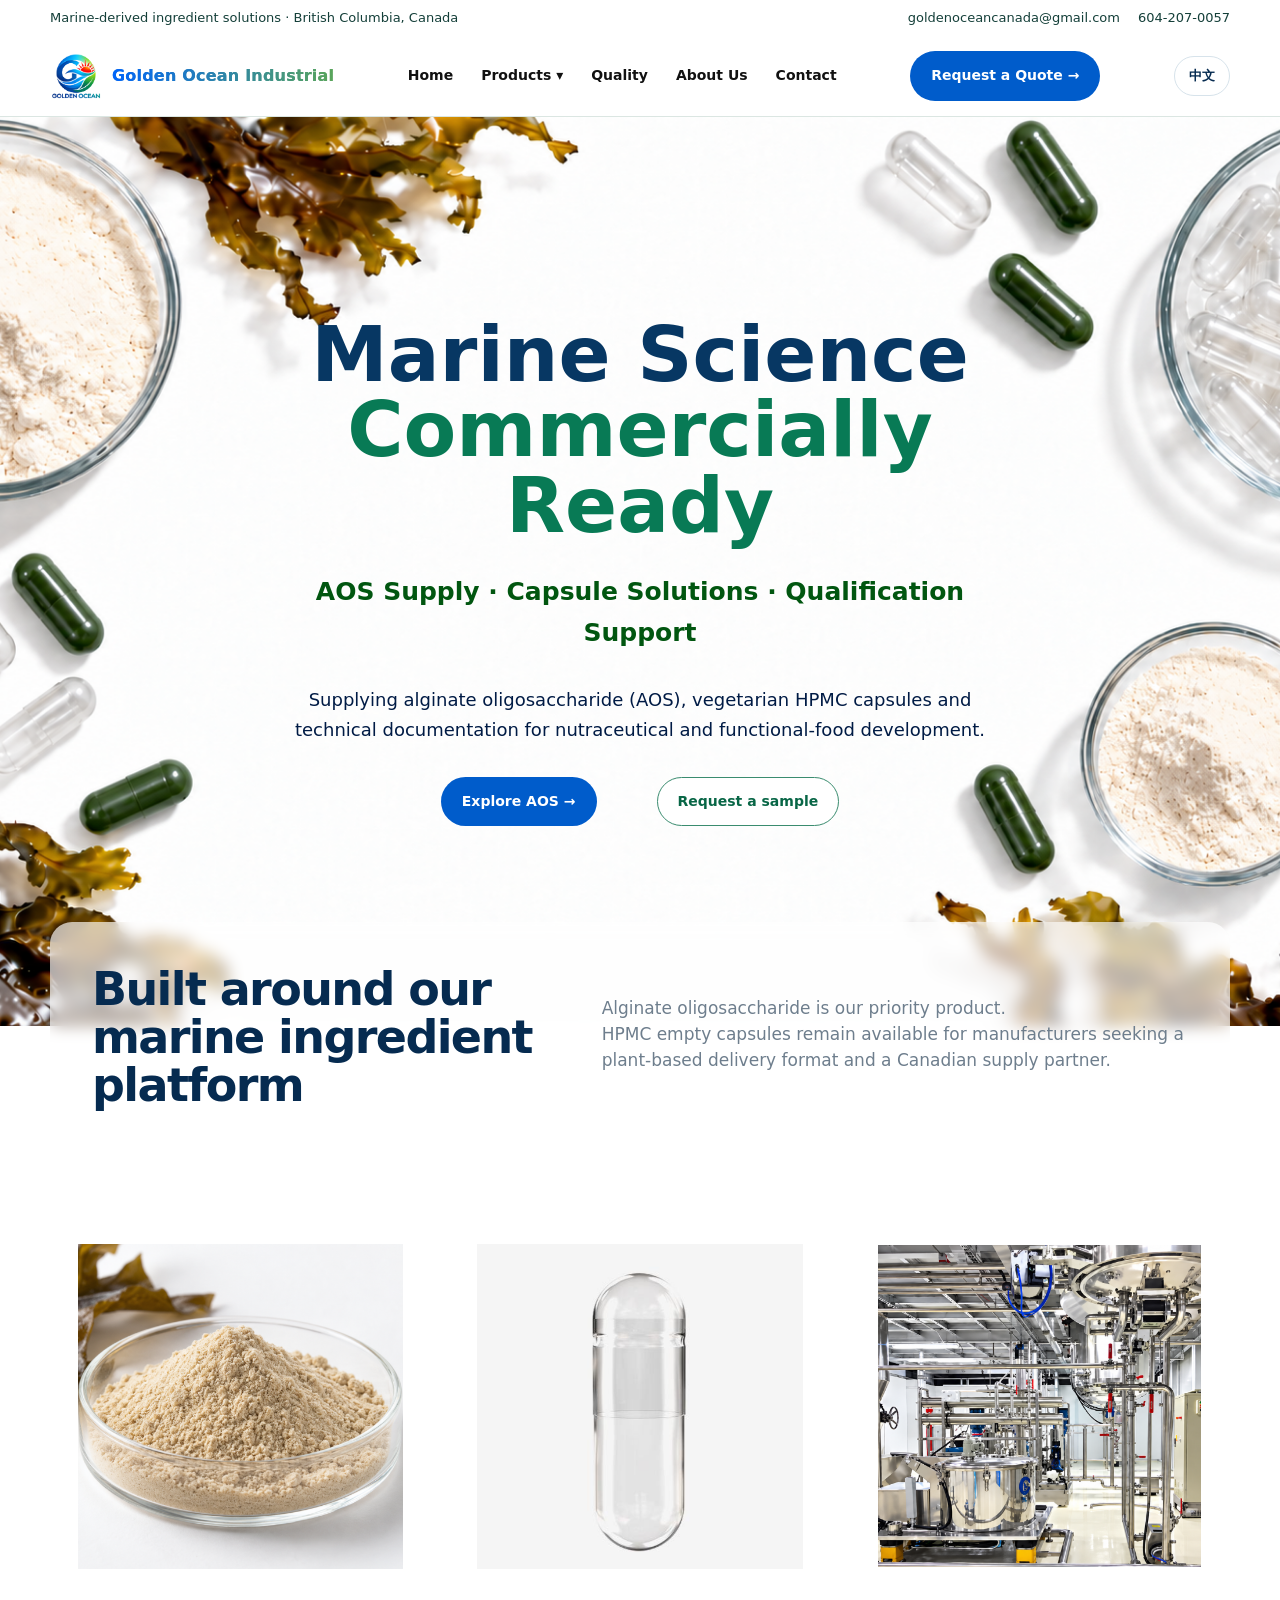
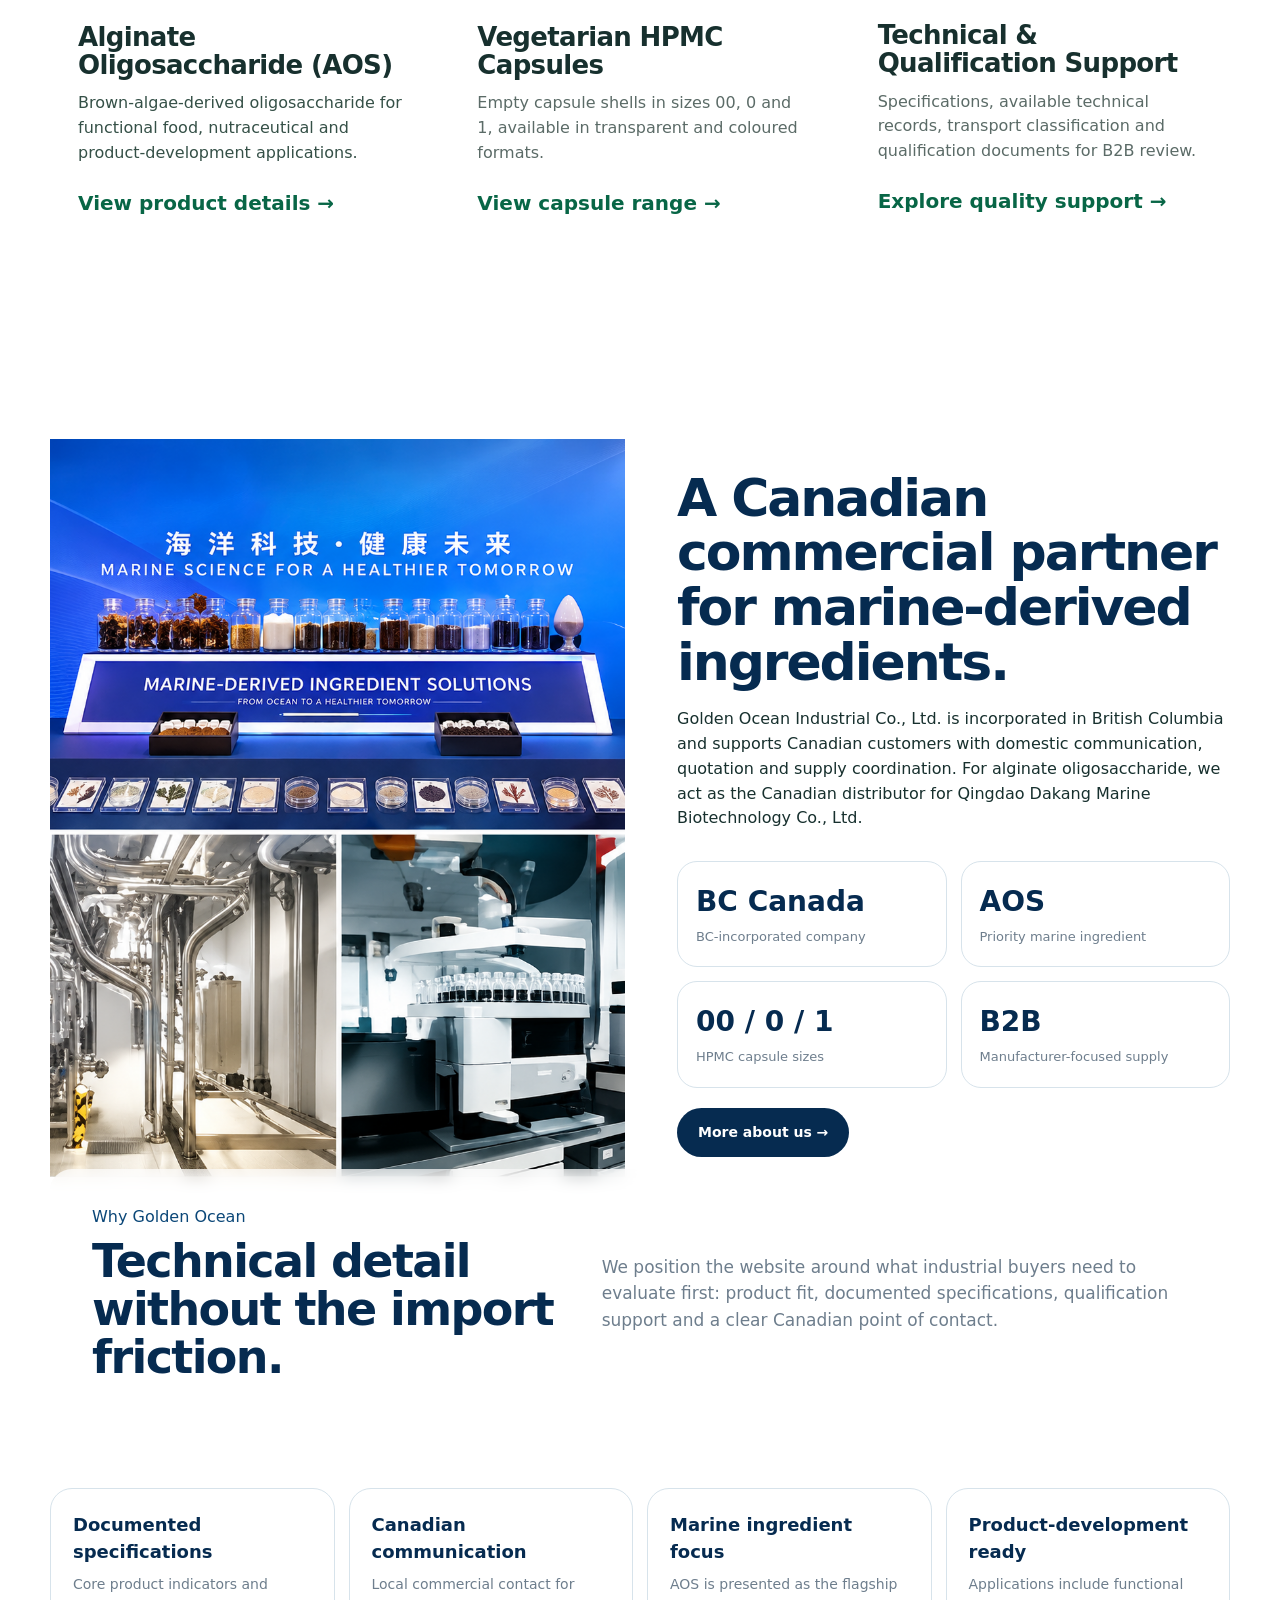
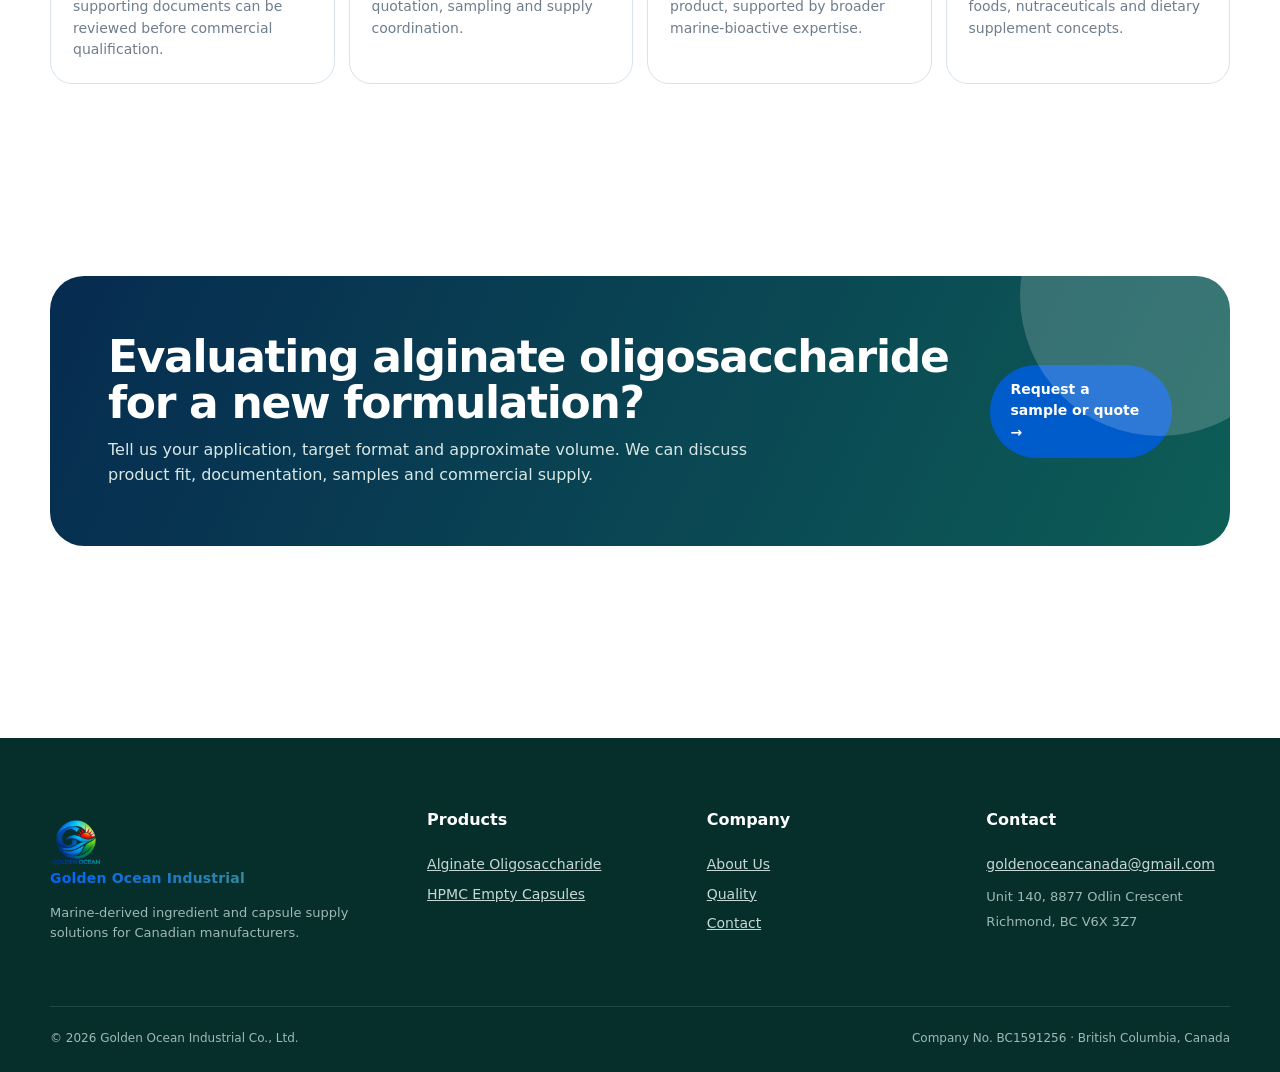
<file: index.html>
<!doctype html>
<html lang="en">

<head>
    <meta charset="utf-8">
    <meta name="viewport" content="width=device-width,initial-scale=1">
    <title>Golden Ocean Industrial | Marine-Derived Ingredients & HPMC Capsules Canada</title>
    <meta name="description"
        content="Golden Ocean Industrial supplies marine-derived alginate oligosaccharide and vegetarian HPMC empty capsule shells to Canadian manufacturers.">
    <link rel="stylesheet" href="assets/css/styles.css">
    <link rel="icon" href="assets/img/golden-ocean-logo.png">
</head>

<body>
    <div class="topbar">
        <div class="container">
            <div>Marine-derived ingredient solutions · British Columbia, Canada</div>
            <div class="right"><span>goldenoceancanada@gmail.com</span><span>604-207-0057</span></div>
        </div>
    </div>
    <nav class="nav">
        <div class="container"><a class="brand" href="index.html">
    <img src="assets/img/golden-ocean-logo.png" alt="Golden Ocean Industrial">
    <span class="brand-text">Golden Ocean Industrial</span>
</a><button class="menu-toggle"aria-label="Menu">☰</button>
            <div class="navlinks"><a href="index.html">Home</a>
                <div class="drop"><a href="#products">Products ▾</a>
                    <div class="dropmenu"><a href="products/alginate-oligosaccharide.html"><strong>Alginate
                                Oligosaccharide</strong><br><small>Featured marine-derived ingredient</small></a><a
                            href="products/hpmc-capsules.html"><strong>HPMC Empty Capsules</strong><br><small>Vegetarian
                                capsule shells</small></a></div>
                </div><a href="quality.html">Quality</a><a href="about.html">About Us</a><a
                    href="contact.html">Contact</a>
            </div><a class="btn primary" href="contact.html">Request a Quote →</a>
        </div>
    </nav>



<header class="hero">
    <div class="   ">

        <div class="hero-content">


            <h1>
                <span class="title-blue">Marine Science</span>
                <span class="title-green"><br>Commercially Ready</span>
        
            </h1>

        

            <p class="lead1">
                AOS Supply   ·   Capsule Solutions   ·   Qualification Support
            </p>
                <p class="lead">
                Supplying alginate oligosaccharide (AOS), vegetarian HPMC capsules
and technical documentation for nutraceutical and functional-food development.
            </p>

            <div class="actions">
                <a class="btn primary"
                   href="products/alginate-oligosaccharide.html">
                    Explore AOS →
                </a>

                <a class="btn outline"
                   href="contact.html">
                    Request a sample
                </a>
            </div>

        </div>

    </div>
</header>



    <main>
        <section class="section alt" id="products">
            <div class="container">
                <div class="section-title">
                
                       
                        <h2>Built around our marine ingredient platform</h2>
                   
                    <p>Alginate oligosaccharide is our priority product. 
                        <br>HPMC empty capsules remain available for
                        manufacturers seeking a plant-based delivery format and a Canadian supply partner.</p>
                </div>
                <div class="grid3">
                    <article class="card featured">
                        <img class="card-img" src="assets/img/AOS.png" alt="Alginate Oligosaccharide">
                        <h3>Alginate Oligosaccharide (AOS)</h3>
                        <p>Brown-algae-derived oligosaccharide for functional food, nutraceutical and
                            product-development applications.</p><a class="card-link"
                            href="products/alginate-oligosaccharide.html">View product details →</a>
                    </article>
                    <article class="card">
                        <img class="card-img" src="assets/img/HPMC.png" alt="Vegetarian HPMC Capsules">
                        <h3>Vegetarian HPMC Capsules</h3>
                        <p>Empty capsule shells in sizes 00, 0 and 1, available in transparent and coloured formats.</p>
                        <a class="card-link" href="products/hpmc-capsules.html">View capsule range →</a>
                    </article>
                    <article class="card dark">
                        <img class="card-img" src="assets/img/TECH.png" alt="Technical & Qualification Support">
                        <h3>Technical & Qualification Support</h3>
                        <p>Specifications, available technical records, transport classification and qualification
                            documents for B2B review.</p><a class="card-link" href="quality.html">Explore quality
                            support →</a>
                    </article>
                </div>
            </div>
        </section>
        <section class="section">
            <div class="container">
                <div class="story">
                    <div class="story-visual"><img src="assets\img\introduce.png" alt="Golden Ocean Industrial">
                    </div>
                    <div class="story-copy">
                        
                        <h2>A Canadian commercial partner for marine-derived ingredients.</h2>
                        <p>Golden Ocean Industrial Co., Ltd. is incorporated in British Columbia and supports Canadian
                            customers with domestic communication, quotation and supply coordination. For alginate
                            oligosaccharide, we act as the Canadian distributor for Qingdao Dakang Marine Biotechnology
                            Co., Ltd.</p>
                        <div class="statrow">
                            <div class="stat"><strong>BC Canada</strong><span>BC-incorporated company</span></div>
                            <div class="stat"><strong>AOS</strong><span>Priority marine ingredient</span></div>
                            <div class="stat"><strong>00 / 0 / 1</strong><span>HPMC capsule sizes</span></div>
                            <div class="stat"><strong>B2B</strong><span>Manufacturer-focused supply</span></div>
                        </div>
                        <div class="actions"><a class="btn dark" href="about.html">More about us →</a></div>
                    </div>
                </div>
            </div>
        </section>
        <section class="section alt">
            <div class="container">
                <div class="section-title">
                    <div>
                        <div class="eyebrow" style="color:var(--ink-2)">Why Golden Ocean</div>
                        <h2>Technical detail without the import friction.</h2>
                    </div>
                    <p>We position the website around what industrial buyers need to evaluate first: product fit,
                        documented specifications, qualification support and a clear Canadian point of contact.</p>
                </div>
                <div class="feature-grid">
                    <div class="feature">
                       
                        <h4>Documented specifications</h4>
                        <p>Core product indicators and supporting documents can be reviewed before commercial
                            qualification.</p>
                    </div>
                    <div class="feature">
                 
                        <h4>Canadian communication</h4>
                        <p>Local commercial contact for quotation, sampling and supply coordination.</p>
                    </div>
                    <div class="feature">
                     
                        <h4>Marine ingredient focus</h4>
                        <p>AOS is presented as the flagship product, supported by broader marine-bioactive expertise.
                        </p>
                    </div>
                    <div class="feature">
                   
                        <h4>Product-development ready</h4>
                        <p>Applications include functional foods, nutraceuticals and dietary supplement concepts.</p>
                    </div>
                </div>
            </div>
        </section>
        <section class="section">
            <div class="container">
                <div class="cta">
                    <div>
                        <h2>Evaluating alginate oligosaccharide for a new formulation?</h2>
                        <p>Tell us your application, target format and approximate volume. We can discuss product fit,
                            documentation, samples and commercial supply.</p>
                    </div><a class="btn primary" href="contact.html">Request a sample or quote →</a>
                </div>
            </div>
        </section>
    </main>
    <footer class="footer">
        <div class="container">
            <div class="footer-grid">
                <div><a class="brand" href="index.html" style="color:white"><img src="assets/img/golden-ocean-logo.png"
                            alt="Golden Ocean logo"><span>Golden Ocean Industrial</span></a>
                    <p class="small">Marine-derived ingredient and capsule supply solutions for Canadian manufacturers.
                    </p>
                </div>
                <div>
                    <h4>Products</h4><a href="products/alginate-oligosaccharide.html">Alginate Oligosaccharide</a><a
                        href="products/hpmc-capsules.html">HPMC Empty Capsules</a>
                </div>
                <div>
                    <h4>Company</h4><a href="about.html">About Us</a><a href="quality.html">Quality</a><a
                        href="contact.html">Contact</a>
                </div>
                <div>
                    <h4>Contact</h4><a
                        href="mailto:goldenoceancanada@gmail.com">goldenoceancanada@gmail.com</a><span
                        class="small">Unit 140, 8877 Odlin Crescent<br>Richmond, BC V6X 3Z7</span>
                </div>
            </div>
            <div class="footline"><span>© 2026 Golden Ocean Industrial Co., Ltd.</span><span>Company No. BC1591256 ·
                    British Columbia, Canada</span></div>
        </div>
    </footer>
    <script src="assets/js/main.js"></script>
</body>

</html>
</file>
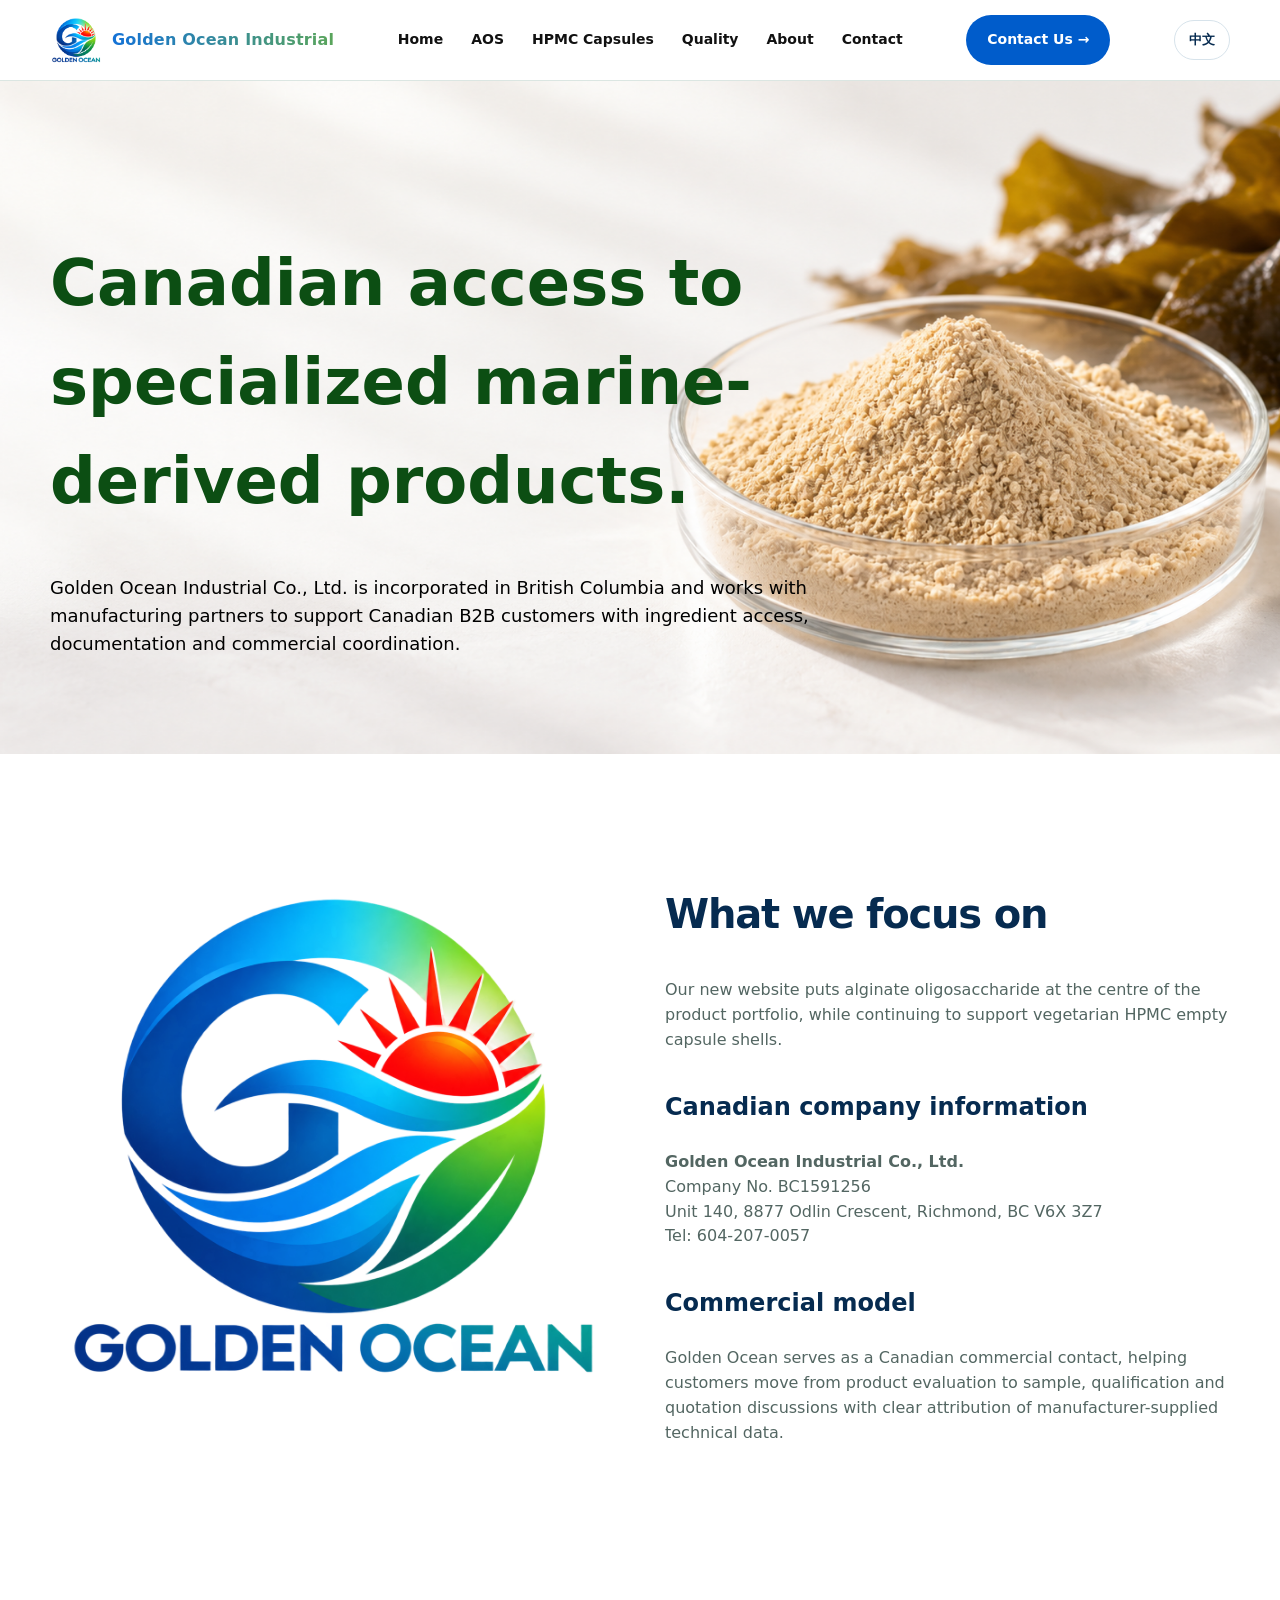
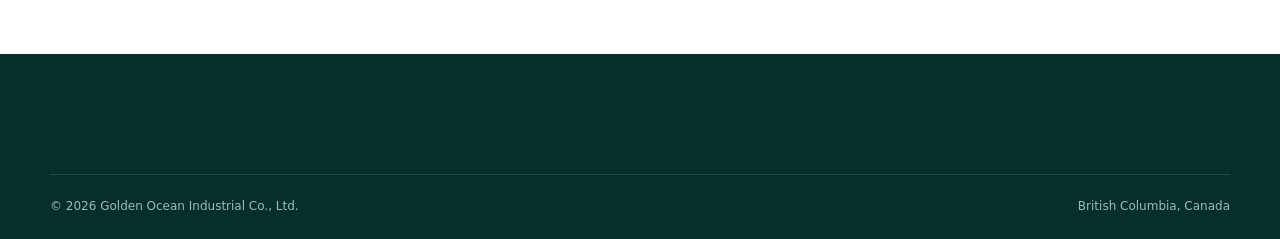
<file: about.html>
<!doctype html>
<html lang="en">

<head>
    <meta charset="utf-8">
    <meta name="viewport" content="width=device-width,initial-scale=1">
    <title>About Golden Ocean Industrial | British Columbia, Canada</title>
    <meta name="description"
        content="About Golden Ocean Industrial Co., Ltd., a British Columbia company supplying marine-derived ingredients and capsule solutions.">
    <link rel="stylesheet" href="assets/css/styles.css">
</head>

<body>
    <nav class="nav">
        <div class="container"><a class="brand" href="index.html"><img
                    src="assets/img/golden-ocean-logo.png"><span>Golden Ocean Industrial</span></a><button
                class="menu-toggle">☰</button>
            <div class="navlinks"><a href="index.html">Home</a><a
                    href="products/alginate-oligosaccharide.html">AOS</a><a href="products/hpmc-capsules.html">HPMC
                    Capsules</a><a href="quality.html">Quality</a><a href="about.html">About</a><a
                    href="contact.html">Contact</a></div><a class="btn primary" href="contact.html">Contact Us →</a>
        </div>
    </nav>
    <header class="page-hero about">
        <div class="container">
            <h1>Canadian access to specialized marine-derived products.</h1>
            <p>Golden Ocean Industrial Co., Ltd. is incorporated in British Columbia and works with manufacturing
                partners to support Canadian B2B customers with ingredient access, documentation and commercial
                coordination.</p>
        </div>
    </header>
    <main>
        <section class="section">
            <div class="container two-col">
                <div class="story-visual"><img src="assets/img/golden-ocean-logo.png"></div>
                <div class="prose">
                    <h2>What we focus on</h2>
                    <p>Our new website puts alginate oligosaccharide at the centre of the product portfolio, while
                        continuing to support vegetarian HPMC empty capsule shells.</p>
                    <h3>Canadian company information</h3>
                    <p><strong>Golden Ocean Industrial Co., Ltd.</strong><br>Company No. BC1591256<br>Unit 140, 8877
                        Odlin Crescent, Richmond, BC V6X 3Z7<br>Tel: 604-207-0057</p>
                    <h3>Commercial model</h3>
                    <p>Golden Ocean serves as a Canadian commercial contact, helping customers move from product
                        evaluation to sample, qualification and quotation discussions with clear attribution of
                        manufacturer-supplied technical data.</p>
                </div>
            </div>
        </section>
    </main>
    <footer class="footer">
        <div class="container">
            <div class="footline"><span>© 2026 Golden Ocean Industrial Co., Ltd.</span><span>British Columbia,
                    Canada</span></div>
        </div>
    </footer>
    <script src="assets/js/main.js"></script>
</body>

</html>
</file>
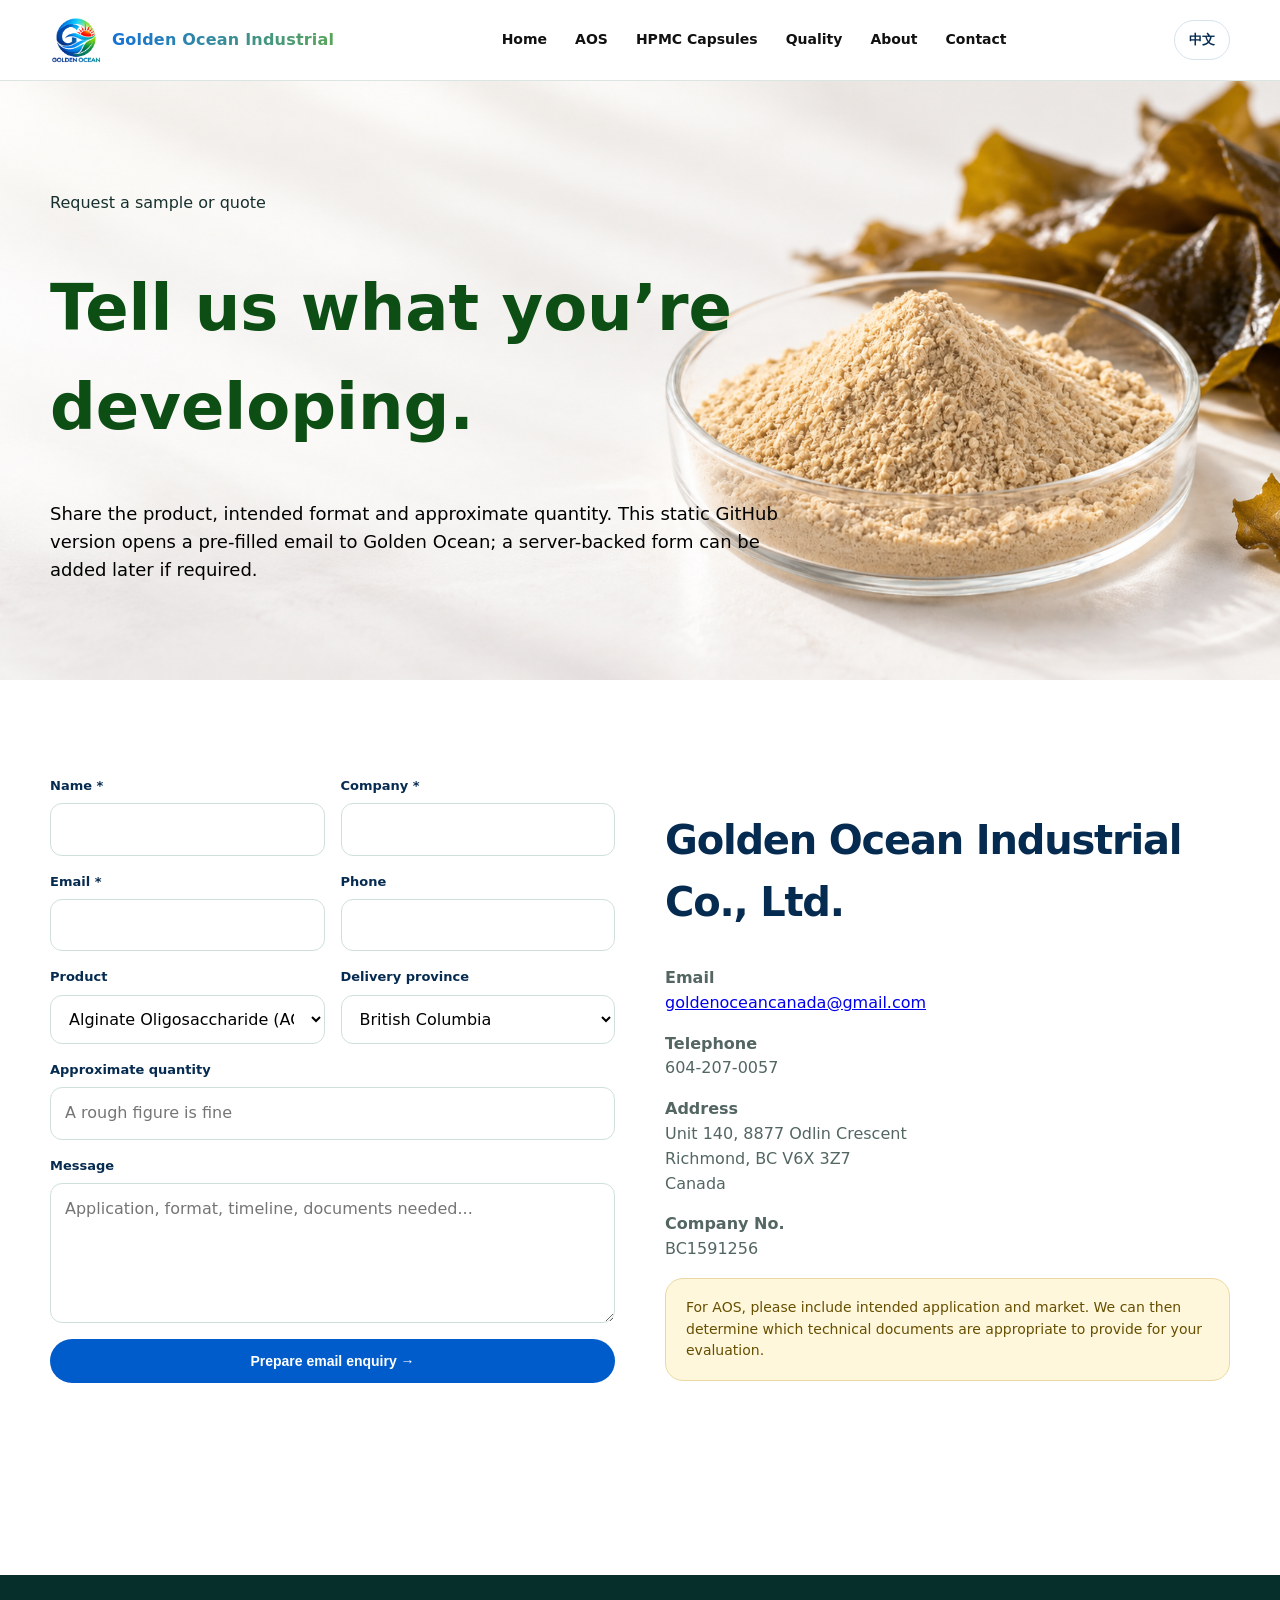
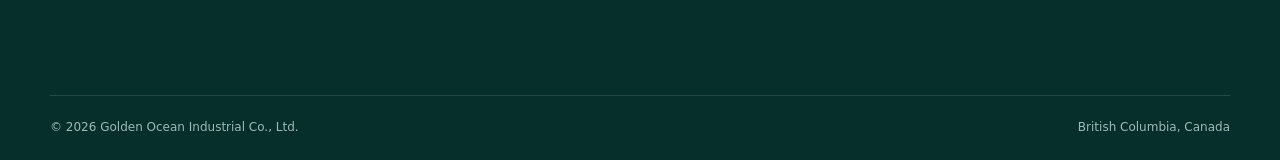
<file: contact.html>
<!doctype html>
<html lang="en">

<head>
    <meta charset="utf-8">
    <meta name="viewport" content="width=device-width,initial-scale=1">
    <title>Contact & Request a Quote | Golden Ocean Industrial</title>
    <meta name="description"
        content="Request a sample, technical information or commercial quote from Golden Ocean Industrial.">
    <link rel="stylesheet" href="assets/css/styles.css">
</head>

<body>
    <nav class="nav">
        <div class="container"><a class="brand" href="index.html"><img
                    src="assets/img/golden-ocean-logo.png"><span>Golden Ocean Industrial</span></a><button
                class="menu-toggle">☰</button>
            <div class="navlinks"><a href="index.html">Home</a><a
                    href="products/alginate-oligosaccharide.html">AOS</a><a href="products/hpmc-capsules.html">HPMC
                    Capsules</a><a href="quality.html">Quality</a><a href="about.html">About</a><a
                    href="contact.html">Contact</a></div>
        </div>
    </nav>
    <header class="page-hero">
        <div class="container">
            <div class="eyebrow">Request a sample or quote</div>
            <h1>Tell us what you’re developing.</h1>
            <p>Share the product, intended format and approximate quantity. This static GitHub version opens a
                pre-filled email to Golden Ocean; a server-backed form can be added later if required.</p>
        </div>
    </header>
    <main>
        <section class="section">
            <div class="container two-col">
                <div>
                    <form onsubmit="submitQuote(event)">
                        <div class="formgrid">
                            <div class="field"><label>Name *</label><input name="name" required></div>
                            <div class="field"><label>Company *</label><input name="company" required></div>
                            <div class="field"><label>Email *</label><input type="email" name="email" required></div>
                            <div class="field"><label>Phone</label><input name="phone"></div>
                            <div class="field"><label>Product</label><select name="product">
                                    <option>Alginate Oligosaccharide (AOS)</option>
                                    <option>HPMC Empty Capsules</option>
                                    <option>Technical documentation</option>
                                    <option>Other / Not sure</option>
                                </select></div>
                            <div class="field"><label>Delivery province</label><select name="province">
                                    <option>British Columbia</option>
                                    <option>Alberta</option>
                                    <option>Saskatchewan</option>
                                    <option>Manitoba</option>
                                    <option>Ontario</option>
                                    <option>Quebec</option>
                                    <option>New Brunswick</option>
                                    <option>Nova Scotia</option>
                                    <option>Prince Edward Island</option>
                                    <option>Newfoundland and Labrador</option>
                                    <option>Outside Canada</option>
                                </select></div>
                            <div class="field full"><label>Approximate quantity</label><input name="quantity"
                                    placeholder="A rough figure is fine"></div>
                            <div class="field full"><label>Message</label><textarea name="message"
                                    placeholder="Application, format, timeline, documents needed..."></textarea></div>
                            <div class="field full"><button class="btn primary" type="submit">Prepare email enquiry
                                    →</button></div>
                        </div>
                    </form>
                </div>
                <div class="prose">
                    <h2>Golden Ocean Industrial Co., Ltd.</h2>
                    <p><strong>Email</strong><br><a
                            href="mailto:goldenoceancanada@gmail.com">goldenoceancanada@gmail.com</a></p>
                    <p><strong>Telephone</strong><br>604-207-0057</p>
                    <p><strong>Address</strong><br>Unit 140, 8877 Odlin Crescent<br>Richmond, BC V6X 3Z7<br>Canada</p>
                    <p><strong>Company No.</strong><br>BC1591256</p>
                    <div class="notice">For AOS, please include intended application and market. We can then determine
                        which technical documents are appropriate to provide for your evaluation.</div>
                </div>
            </div>
        </section>
    </main>
    <footer class="footer">
        <div class="container">
            <div class="footline"><span>© 2026 Golden Ocean Industrial Co., Ltd.</span><span>British Columbia,
                    Canada</span></div>
        </div>
    </footer>
    <script src="assets/js/main.js"></script>
</body>

</html>
</file>
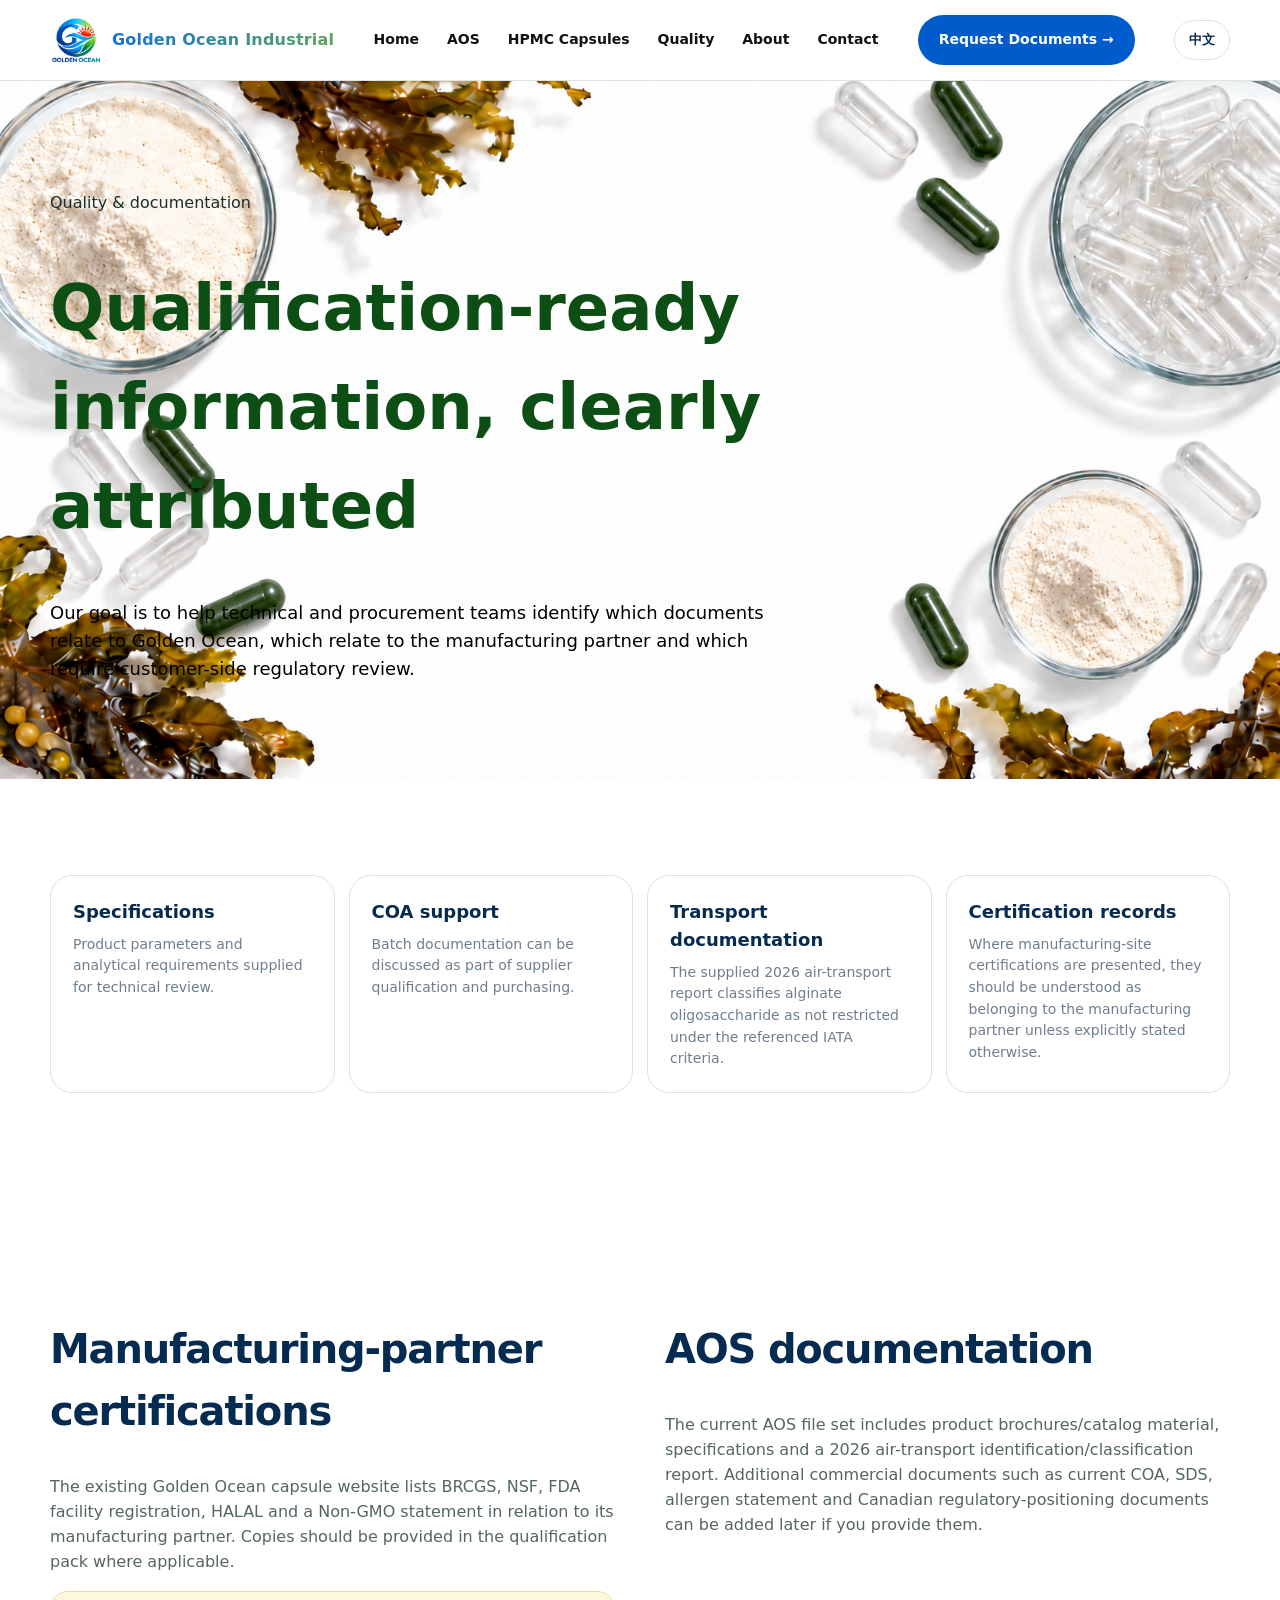
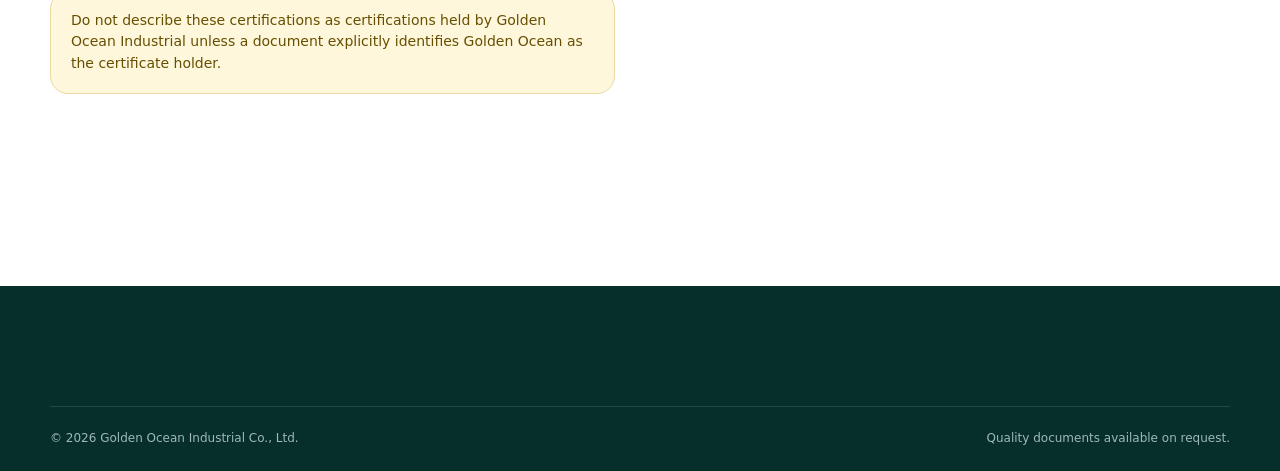
<file: quality.html>
<!doctype html>
<html lang="en">

<head>
    <meta charset="utf-8">
    <meta name="viewport" content="width=device-width,initial-scale=1">
    <title>Quality & Documentation | Golden Ocean Industrial</title>
    <meta name="description"
        content="Golden Ocean Industrial quality documentation and supplier qualification support.">
    <link rel="stylesheet" href="assets/css/styles.css">
</head>

<body>
    <nav class="nav">
        <div class="container"><a class="brand" href="index.html"><img
                    src="assets/img/golden-ocean-logo.png"><span>Golden Ocean Industrial</span></a><button
                class="menu-toggle">☰</button>
            <div class="navlinks"><a href="index.html">Home</a><a
                    href="products/alginate-oligosaccharide.html">AOS</a><a href="products/hpmc-capsules.html">HPMC
                    Capsules</a><a href="quality.html">Quality</a><a href="about.html">About</a><a
                    href="contact.html">Contact</a></div><a class="btn primary" href="contact.html">Request Documents
                →</a>
        </div>
    </nav>
    <header class="page-hero quality-hero">
        <div class="container">
            <div class="eyebrow">Quality & documentation</div>
            <h1>Qualification-ready information, clearly attributed</h1>
            <p>Our goal is to help technical and procurement teams identify which documents relate to Golden Ocean,
                which relate to the manufacturing partner and which require customer-side regulatory review.</p>
        </div>
    </header>
    <main>
        <section class="section">
            <div class="container">
                <div class="feature-grid">
                    <div class="feature">
                       
                        <h4>Specifications</h4>
                        <p>Product parameters and analytical requirements supplied for technical review.</p>
                    </div>
                    <div class="feature">
                    
                        <h4>COA support</h4>
                        <p>Batch documentation can be discussed as part of supplier qualification and purchasing.</p>
                    </div>
                    <div class="feature">
                   
                        <h4>Transport documentation</h4>
                        <p>The supplied 2026 air-transport report classifies alginate oligosaccharide as not restricted
                            under the referenced IATA criteria.</p>
                    </div>
                    <div class="feature">
                 
                        <h4>Certification records</h4>
                        <p>Where manufacturing-site certifications are presented, they should be understood as belonging
                            to the manufacturing partner unless explicitly stated otherwise.</p>
                    </div>
                </div>
            </div>
        </section>
        <section class="section alt">
            <div class="container two-col">
                <div class="prose">
                    <h2>Manufacturing-partner certifications</h2>
                    <p>The existing Golden Ocean capsule website lists BRCGS, NSF, FDA facility registration, HALAL and
                        a Non-GMO statement in relation to its manufacturing partner. Copies should be provided in the
                        qualification pack where applicable.</p>
                    <div class="notice">Do not describe these certifications as certifications held by Golden Ocean
                        Industrial unless a document explicitly identifies Golden Ocean as the certificate holder.</div>
                </div>
                <div class="prose">
                    <h2>AOS documentation</h2>
                    <p>The current AOS file set includes product brochures/catalog material, specifications and a 2026
                        air-transport identification/classification report. Additional commercial documents such as
                        current COA, SDS, allergen statement and Canadian regulatory-positioning documents can be added
                        later if you provide them.</p>
                </div>
            </div>
        </section>
    </main>
    <footer class="footer">
        <div class="container">
            <div class="footline"><span>© 2026 Golden Ocean Industrial Co., Ltd.</span><span>Quality documents available
                    on request.</span></div>
        </div>
    </footer>
    <script src="assets/js/main.js"></script>
</body>

</html>
</file>
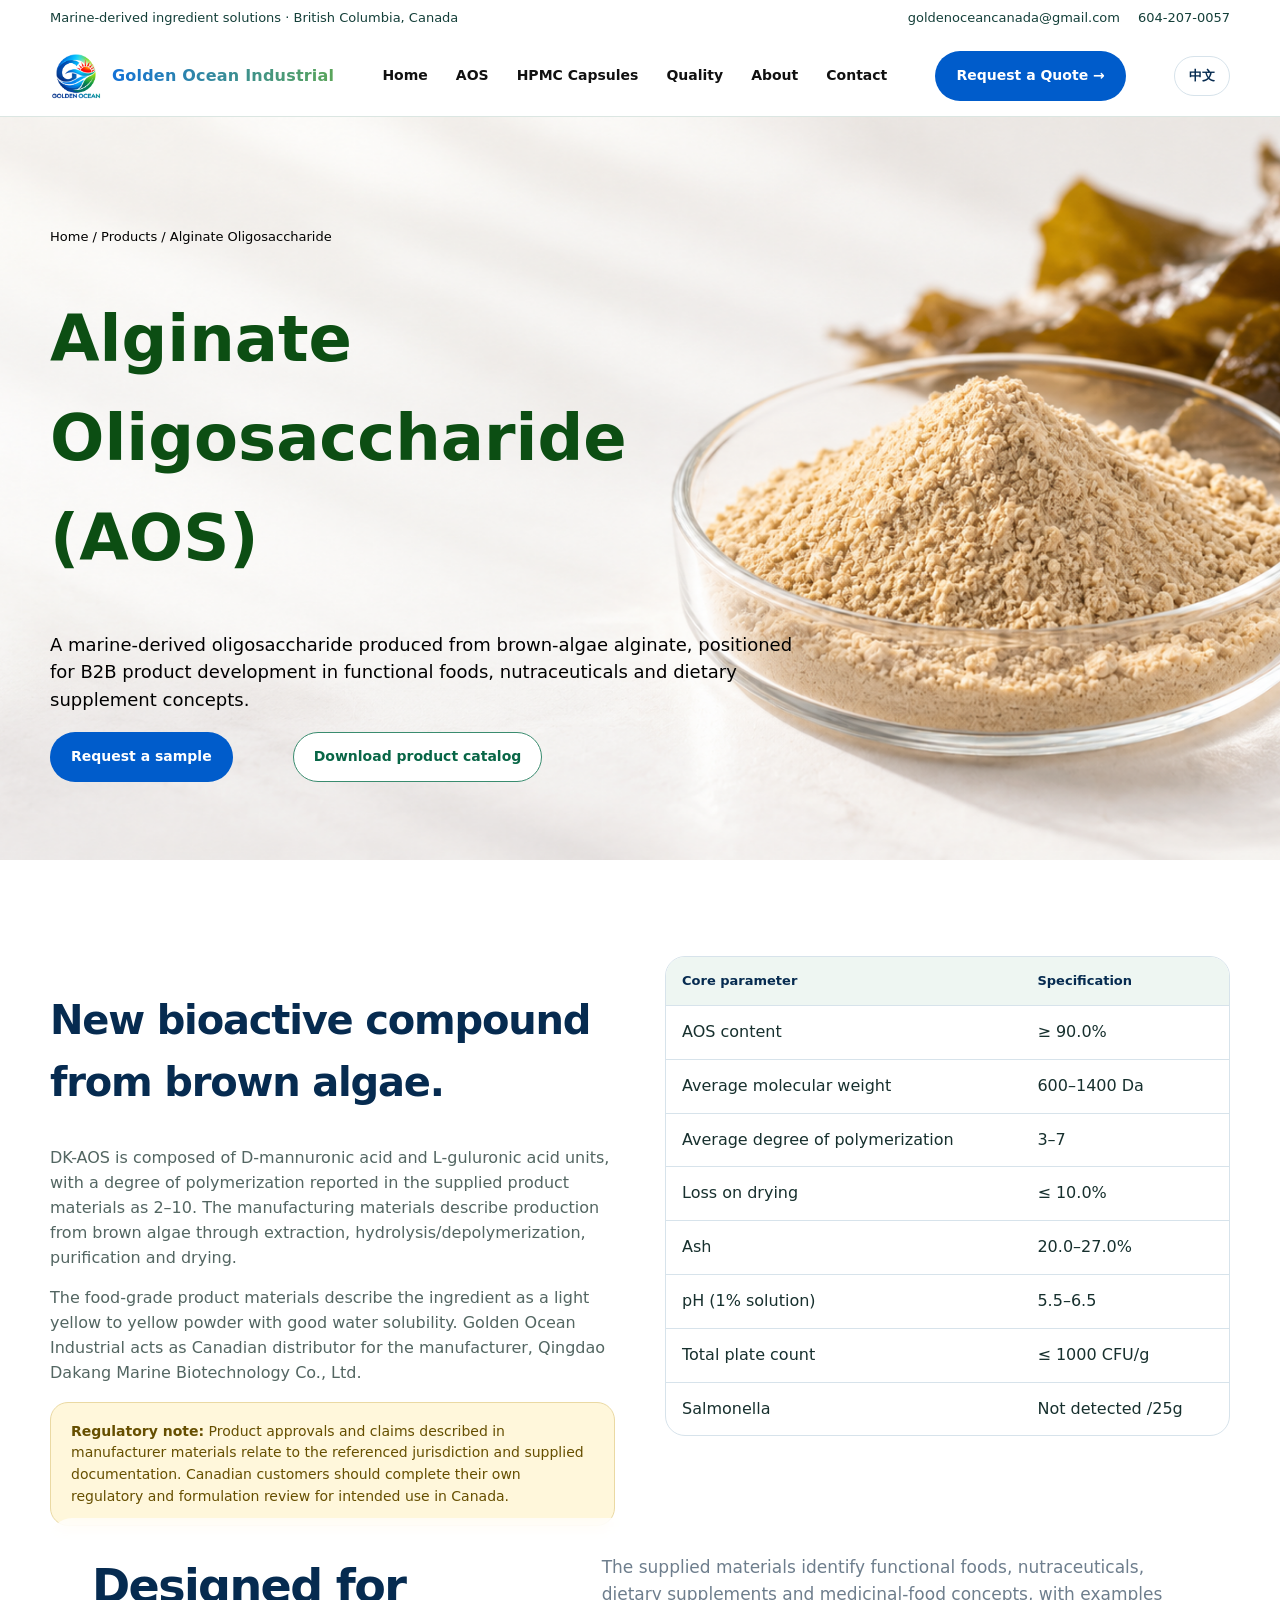
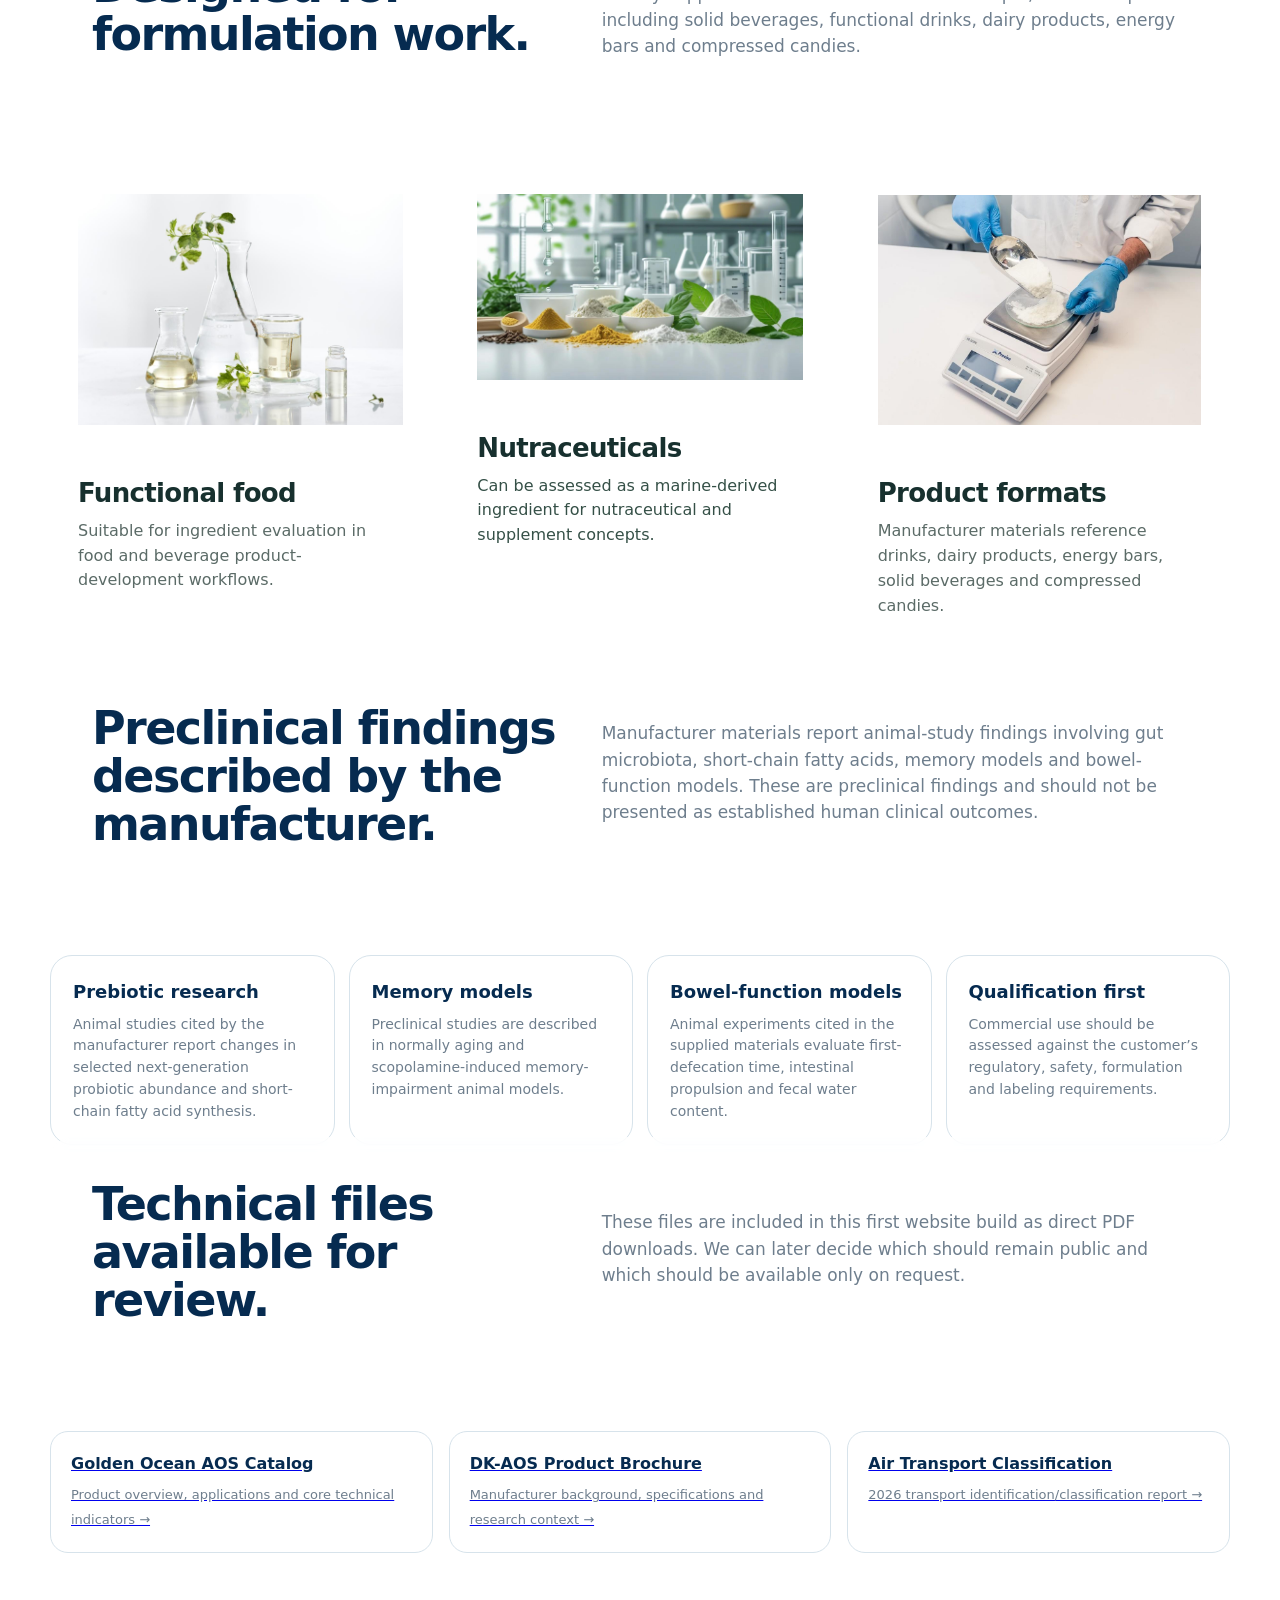
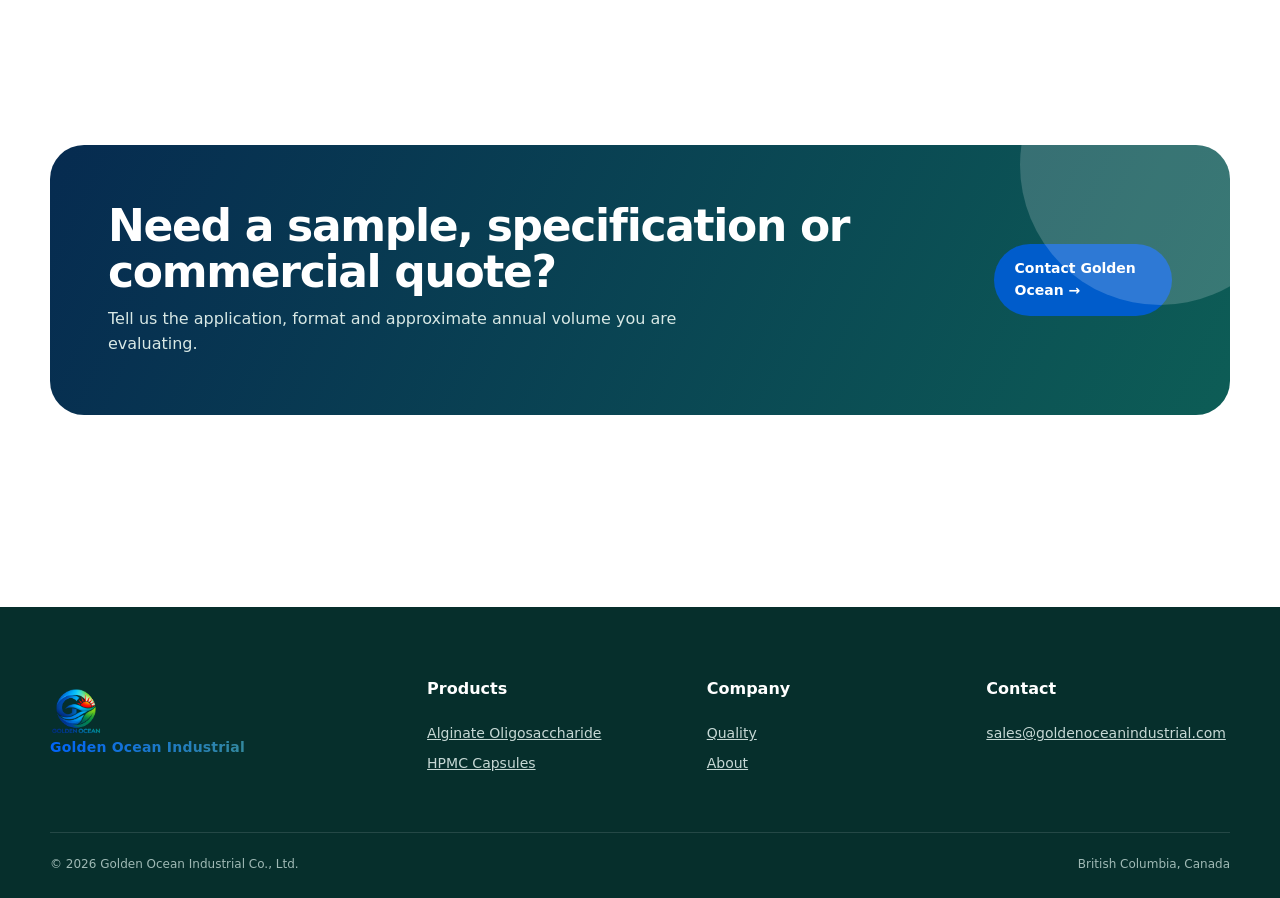
<file: products/alginate-oligosaccharide.html>
<!doctype html>
<html lang="en">

<head>
    <meta charset="utf-8">
    <meta name="viewport" content="width=device-width,initial-scale=1">
    <title>Alginate Oligosaccharide (AOS) | Golden Ocean Industrial</title>
    <meta name="description"
        content="Alginate oligosaccharide (AOS), a brown-algae-derived marine oligosaccharide supplied by Golden Ocean Industrial in Canada.">
    <link rel="stylesheet" href="../assets/css/styles.css">
    <link rel="icon" href="../assets/img/golden-ocean-logo.png">
</head>

<body>
    <div class="topbar">
        <div class="container">
            <div>Marine-derived ingredient solutions · British Columbia, Canada</div>
            <div class="right"><span>goldenoceancanada@gmail.com</span><span>604-207-0057</span></div>
        </div>
    </div>
    <nav class="nav">
        <div class="container"><a class="brand" href="../index.html"><img src="../assets/img/golden-ocean-logo.png"
                    alt="Golden Ocean logo"><span>Golden Ocean Industrial</span></a><button
                class="menu-toggle">☰</button>
            <div class="navlinks"><a href="../index.html">Home</a><a href="alginate-oligosaccharide.html">AOS</a><a
                    href="hpmc-capsules.html">HPMC Capsules</a><a href="../quality.html">Quality</a><a
                    href="../about.html">About</a><a href="../contact.html">Contact</a></div><a class="btn primary"
                href="../contact.html">Request a Quote →</a>
        </div>
    </nav>
    <header class="page-hero">
        <div class="container">
            <div class="breadcrumb">Home / Products / Alginate Oligosaccharide</div>
            
            <h1>Alginate<br> Oligosaccharide <br>(AOS)</h1>
            <p>A marine-derived oligosaccharide produced from brown-algae alginate, positioned for B2B product
                development in functional foods, nutraceuticals and dietary supplement concepts.</p>
            <div class="actions"><a class="btn primary" href="../contact.html">Request a sample</a><a
                    class="btn outline" href="../docs/Golden-Ocean-AOS-Catalog.pdf">Download product catalog</a></div>
        </div>
    </header>
    <main>
        <section class="section">
            <div class="container two-col">
                <div class="prose">
                 
                    <h2>New bioactive compound from brown algae.</h2>
                    <p>DK-AOS is composed of D-mannuronic acid and L-guluronic acid units, with a degree of
                        polymerization reported in the supplied product materials as 2–10. The manufacturing materials
                        describe production from brown algae through extraction, hydrolysis/depolymerization,
                        purification and drying.</p>
                    <p>The food-grade product materials describe the ingredient as a light yellow to yellow powder with
                        good water solubility. Golden Ocean Industrial acts as Canadian distributor for the
                        manufacturer, Qingdao Dakang Marine Biotechnology Co., Ltd.</p>
                    <div class="notice"><strong>Regulatory note:</strong> Product approvals and claims described in
                        manufacturer materials relate to the referenced jurisdiction and supplied documentation.
                        Canadian customers should complete their own regulatory and formulation review for intended use
                        in Canada.</div>
                </div>
                <div>
                    <table class="spec-table">
                        <thead>
                            <tr>
                                <th>Core parameter</th>
                                <th>Specification</th>
                            </tr>
                        </thead>
                        <tbody>
                            <tr>
                                <td>AOS content</td>
                                <td>≥ 90.0%</td>
                            </tr>
                            <tr>
                                <td>Average molecular weight</td>
                                <td>600–1400 Da</td>
                            </tr>
                            <tr>
                                <td>Average degree of polymerization</td>
                                <td>3–7</td>
                            </tr>
                            <tr>
                                <td>Loss on drying</td>
                                <td>≤ 10.0%</td>
                            </tr>
                            <tr>
                                <td>Ash</td>
                                <td>20.0–27.0%</td>
                            </tr>
                            <tr>
                                <td>pH (1% solution)</td>
                                <td>5.5–6.5</td>
                            </tr>
                            <tr>
                                <td>Total plate count</td>
                                <td>≤ 1000 CFU/g</td>
                            </tr>
                            <tr>
                                <td>Salmonella</td>
                                <td>Not detected /25g</td>
                            </tr>
                        </tbody>
                    </table>
                </div>
            </div>
        </section>
        <section class="section alt">
            <div class="container">
                <div class="section-title">
                    <div>
                       
                        <h2>Designed for formulation work.</h2>
                    </div>
                    <p>The supplied materials identify functional foods, nutraceuticals, dietary supplements and
                        medicinal-food concepts, with examples including solid beverages, functional drinks, dairy
                        products, energy bars and compressed candies.</p>
                </div>
                <div class="grid3">
                    <div class="card">
                       <img src="../assets/img/功能.jfif"
         alt="Nutraceuticals"
         class="application-img">

                        <h3>Functional food</h3>
                        <p>Suitable for ingredient evaluation in food and beverage product-development workflows.</p>
                    </div>
                    <div class="card featured">
                        <img src="../assets/img/保健品.jfif"
         alt="Nutraceuticals"
         class="application-img">
                        <h3>Nutraceuticals</h3>
                        <p>Can be assessed as a marine-derived ingredient for nutraceutical and supplement concepts.</p>
                    </div>
                    <div class="card dark">
                        <img src="../assets/img/规格.jfif"
         alt="Nutraceuticals"
         class="application-img">
                        <h3>Product formats</h3>
                        <p>Manufacturer materials reference drinks, dairy products, energy bars, solid beverages and
                            compressed candies.</p>
                    </div>
                </div>
            </div>
        </section>
        <section class="section">
            <div class="container">
                <div class="section-title">
                    <div>
                     
                        <h2>Preclinical findings described by the manufacturer.</h2>
                    </div>
                    <p>Manufacturer materials report animal-study findings involving gut microbiota, short-chain fatty
                        acids, memory models and bowel-function models. These are preclinical findings and should not be
                        presented as established human clinical outcomes.</p>
                </div>
                <div class="feature-grid">
                    <div class="feature">
                    
                        <h4>Prebiotic research</h4>
                        <p>Animal studies cited by the manufacturer report changes in selected next-generation probiotic
                            abundance and short-chain fatty acid synthesis.</p>
                    </div>
                    <div class="feature">
                      
                        <h4>Memory models</h4>
                        <p>Preclinical studies are described in normally aging and scopolamine-induced memory-impairment
                            animal models.</p>
                    </div>
                    <div class="feature">
                     
                        <h4>Bowel-function models</h4>
                        <p>Animal experiments cited in the supplied materials evaluate first-defecation time, intestinal
                            propulsion and fecal water content.</p>
                    </div>
                    <div class="feature">
                   
                        <h4>Qualification first</h4>
                        <p>Commercial use should be assessed against the customer’s regulatory, safety, formulation and
                            labeling requirements.</p>
                    </div>
                </div>
            </div>
        </section>
        <section class="section alt">
            <div class="container">
                <div class="section-title">
                    <div>
                  
                        <h2>Technical files available for review.</h2>
                    </div>
                    <p>These files are included in this first website build as direct PDF downloads. We can later decide
                        which should remain public and which should be available only on request.</p>
                </div>
                <div class="downloads"><a class="download" href="../docs/Golden-Ocean-AOS-Catalog.pdf"><strong>Golden
                            Ocean AOS Catalog</strong><span>Product overview, applications and core technical indicators
                            →</span></a><a class="download" href="../docs/DK-AOS-Product-Brochure.pdf"><strong>DK-AOS
                            Product Brochure</strong><span>Manufacturer background, specifications and research context
                            →</span></a><a class="download"
                        href="../docs/AOS-Air-Transport-Classification.pdf"><strong>Air Transport
                            Classification</strong><span>2026 transport identification/classification report
                            →</span></a></div>
            </div>
        </section>
        <section class="section">
            <div class="container">
                <div class="cta">
                    <div>
                        <h2>Need a sample, specification or commercial quote?</h2>
                        <p>Tell us the application, format and approximate annual volume you are evaluating.</p>
                    </div><a class="btn primary" href="../contact.html">Contact Golden Ocean →</a>
                </div>
            </div>
        </section>
    </main>
    <footer class="footer">
        <div class="container">
            <div class="footer-grid">
                <div><a class="brand" href="../index.html" style="color:white"><img
                            src="../assets/img/golden-ocean-logo.png"><span>Golden Ocean Industrial</span></a></div>
                <div>
                    <h4>Products</h4><a href="alginate-oligosaccharide.html">Alginate Oligosaccharide</a><a
                        href="hpmc-capsules.html">HPMC Capsules</a>
                </div>
                <div>
                    <h4>Company</h4><a href="../quality.html">Quality</a><a href="../about.html">About</a>
                </div>
                <div>
                    <h4>Contact</h4><a href="mailto:sales@goldenoceanindustrial.com">sales@goldenoceanindustrial.com</a>
                </div>
            </div>
            <div class="footline"><span>© 2026 Golden Ocean Industrial Co., Ltd.</span><span>British Columbia,
                    Canada</span></div>
        </div>
    </footer>
    <script src="../assets/js/main.js"></script>
</body>

</html>
</file>
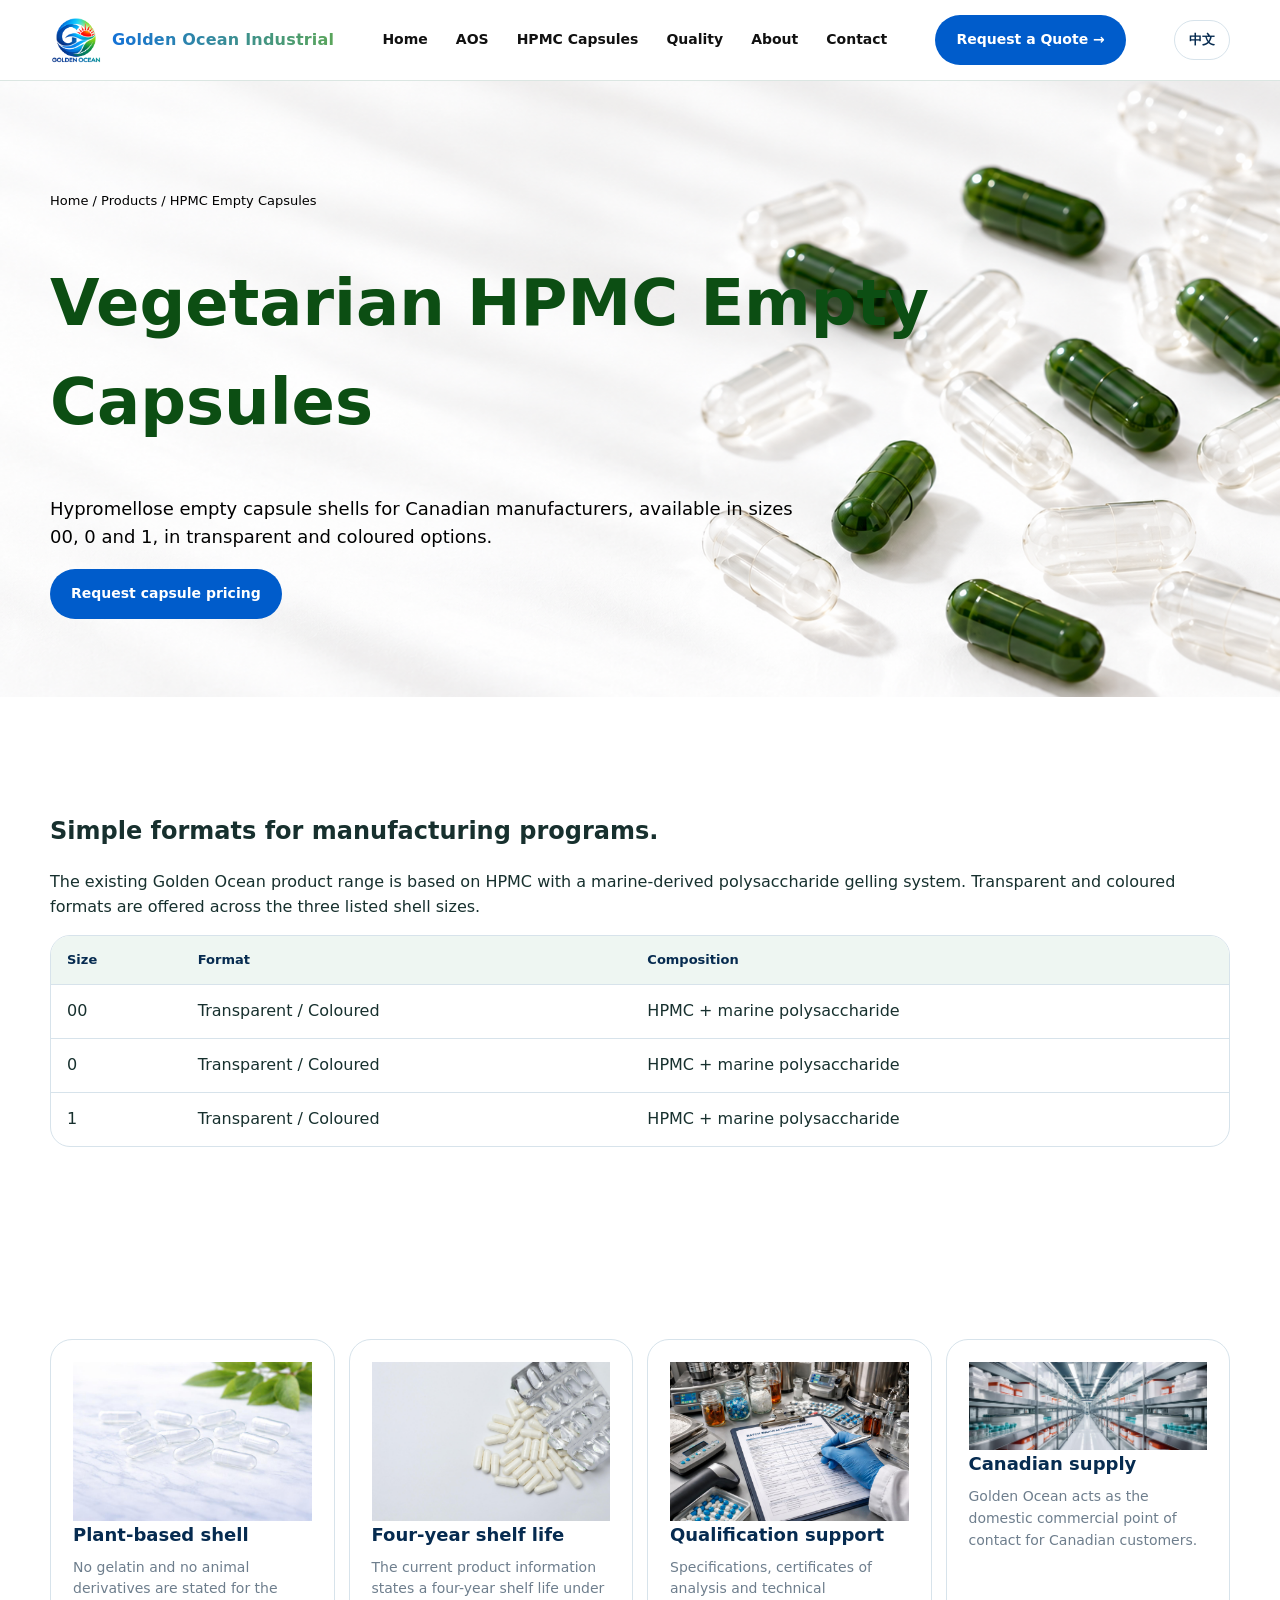
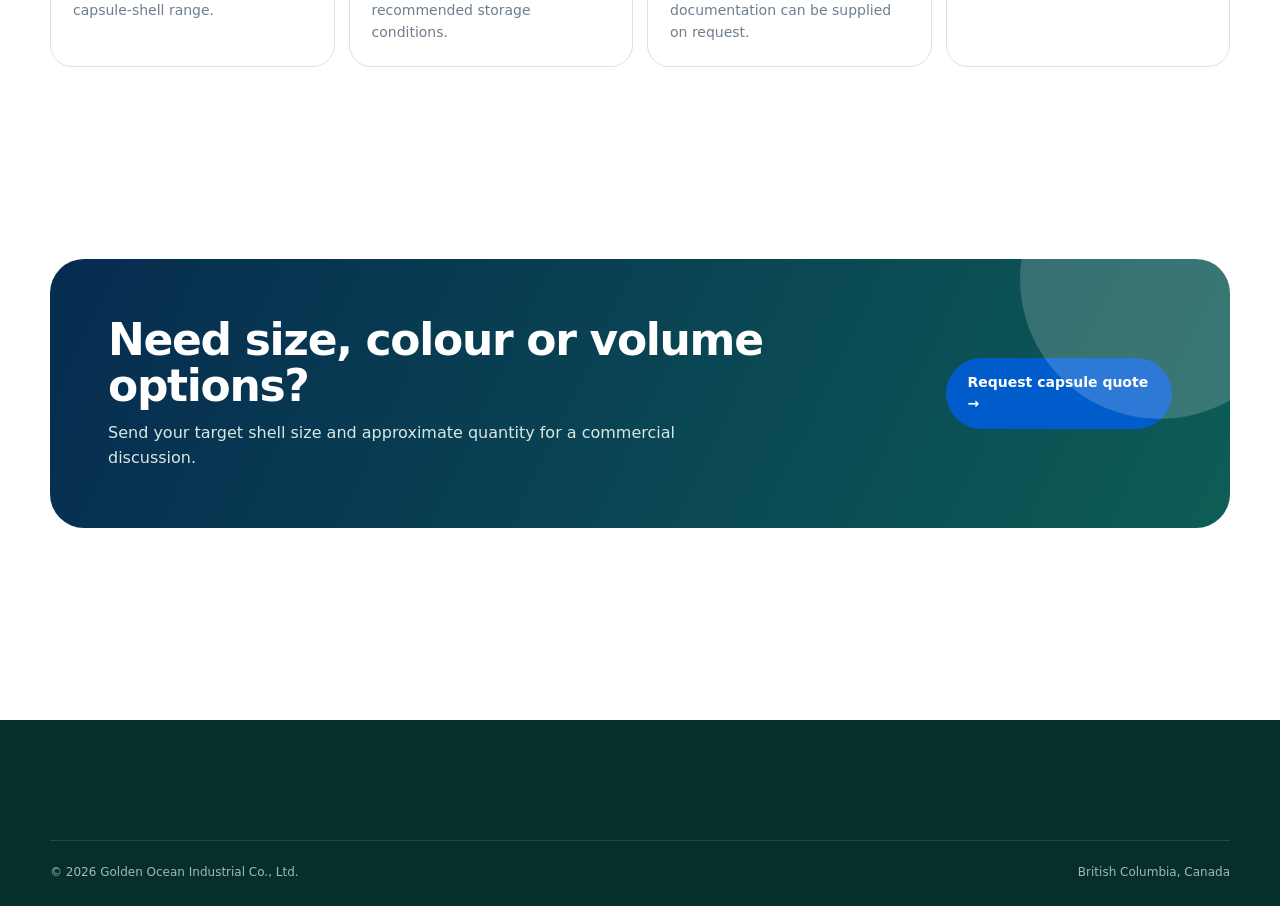
<file: products/hpmc-capsules.html>
<!doctype html>
<html lang="en">

<head>
    <meta charset="utf-8">
    <meta name="viewport" content="width=device-width,initial-scale=1">
    <title>Vegetarian HPMC Empty Capsules | Golden Ocean Industrial</title>
    <meta name="description"
        content="Vegetarian HPMC empty capsule shells in sizes 00, 0 and 1 for Canadian manufacturers.">
    <link rel="stylesheet" href="../assets/css/styles.css">
</head>

<body>
    <nav class="nav">
        <div class="container"><a class="brand" href="../index.html"><img
                    src="../assets/img/golden-ocean-logo.png"><span>Golden Ocean Industrial</span></a><button
                class="menu-toggle">☰</button>
            <div class="navlinks"><a href="../index.html">Home</a><a href="alginate-oligosaccharide.html">AOS</a><a
                    href="hpmc-capsules.html">HPMC Capsules</a><a href="../quality.html">Quality</a><a
                    href="../about.html">About</a><a href="../contact.html">Contact</a></div><a class="btn primary"
                href="../contact.html">Request a Quote →</a>
        </div>
    </nav>
    <header class="page-hero hpmc-hero">
        <div class="container">
            <div class="breadcrumb">Home / Products / HPMC Empty Capsules</div>
      
            <h1>Vegetarian HPMC Empty Capsules</h1>
            <p>Hypromellose empty capsule shells for Canadian manufacturers, available in sizes 00, 0 and 1, in
                transparent and coloured options.</p>
            <div class="actions"><a class="btn primary" href="../contact.html">Request capsule pricing</a></div>
        </div>
    </header>
    <main>
        <section class="section">
            <div class="container">
             
                    <div>
                     
                        <h2>Simple formats for manufacturing programs.</h2>
                    </div>
                    <p>The existing Golden Ocean product range is based on HPMC with a marine-derived polysaccharide
                        gelling system. Transparent and coloured formats are offered across the three listed shell
                        sizes.</p>
              
                <table class="spec-table">
                    <thead>
                        <tr>
                            <th>Size</th>
                            <th>Format</th>
                            <th>Composition</th>
                        </tr>
                    </thead>
                    <tbody>
                        <tr>
                            <td>00</td>
                            <td>Transparent / Coloured</td>
                            <td>HPMC + marine polysaccharide</td>
                        </tr>
                        <tr>
                            <td>0</td>
                            <td>Transparent / Coloured</td>
                            <td>HPMC + marine polysaccharide</td>
                        </tr>
                        <tr>
                            <td>1</td>
                            <td>Transparent / Coloured</td>
                            <td>HPMC + marine polysaccharide</td>
                        </tr>
                    </tbody>
                </table>
            </div>
        </section>
        <section class="section alt">
            <div class="container">
                <div class="feature-grid">
                    <div class="feature">
                      
                        <img src="../assets/img/胶囊壳子.jfif"
         alt="Nutraceuticals"
         class="application-img">
                        <h4>Plant-based shell</h4>
                        <p>No gelatin and no animal derivatives are stated for the capsule-shell range.</p>
                    </div>
                    <div class="feature">
                        <img src="../assets/img/四年.jfif"
         alt="Nutraceuticals"
         class="application-img">
               
                        <h4>Four-year shelf life</h4>
                        <p>The current product information states a four-year shelf life under recommended storage
                            conditions.</p>
                    </div>
                    <div class="feature">
                        <img src="../assets/img/质量.jfif"
         alt="Nutraceuticals"
         class="application-img">
                
                        <h4>Qualification support</h4>
                        <p>Specifications, certificates of analysis and technical documentation can be supplied on
                            request.</p>
                    </div>
                    <div class="feature">
                        <img src="../assets/img/加拿大.jfif"
         alt="Nutraceuticals"
         class="application-img">
                    
                        <h4>Canadian supply</h4>
                        <p>Golden Ocean acts as the domestic commercial point of contact for Canadian customers.</p>
                    </div>
                </div>
            </div>
        </section>
        <section class="section">
            <div class="container">
                <div class="cta">
                    <div>
                        <h2>Need size, colour or volume options?</h2>
                        <p>Send your target shell size and approximate quantity for a commercial discussion.</p>
                    </div><a class="btn primary" href="../contact.html">Request capsule quote →</a>
                </div>
            </div>
        </section>
    </main>
    <footer class="footer">
        <div class="container">
            <div class="footline"><span>© 2026 Golden Ocean Industrial Co., Ltd.</span><span>British Columbia,
                    Canada</span></div>
        </div>
    </footer>
    <script src="../assets/js/main.js"></script>
</body>

</html>
</file>
<file: assets/css/styles.css>
:root {
  /* 深海蓝主色 */
  --ink: #062B50;
  --ink-2: #0B4778;

  /* 科技青蓝 */
  --lime: #ffffff;

  /* 胶囊 / 暖白色 */
  --cream: #ffffff;

  /* 页面背景 */
  --paper: #ffffff;

  /* 次级文字 */
  --muted: #6E7E8D;

  /* 边框 */
  --line: #D7E3EB;

  /* 蓝色柔光阴影 */
  --shadow: 0 18px 50px rgba(6, 43, 80, 0.16);

  --radius: 26px;
  --font-weight-semibold: 600;
  --font-weight-bold: 700;
  --font-weight-extrabold: 800;
}

* {
  box-sizing: border-box

}

html {
  scroll-behavior: smooth
}

body {
  margin: 0;
  font-family: Inter, ui-sans-serif, system-ui, -apple-system, BlinkMacSystemFont, "Segoe UI", Arial, sans-serif;
  background: var(--paper);
  color: #17302e;
  line-height: 1.55
}



img {
  max-width: 100%;
  display: block
}

.container {
  width: min(1180px, calc(100% - 40px));
  margin: auto
}

.topbar {
  background: var(--lime);
  font-size: 13px;
  color: #143f39
}

.topbar .container {
  display: flex;
  justify-content: space-between;
  gap: 18px;
  padding: 8px 0;
  align-items: center
}

.topbar .right {
  display: flex;
  gap: 18px;
  align-items: center
}

.nav {
  position: sticky;
  top: 0;
  z-index: 30;
  background: rgb(255, 255, 255);
  backdrop-filter: blur(16px);
  border-bottom: 1px solid rgb(219, 230, 226)
}

.nav .container {

  height: 80px;
  display: flex;
  align-items: center;
  justify-content: space-between;
  gap: 24px
}

.brand {
  display: flex;
  align-items: center;
  gap: 10px;
  font-weight: var(--font-weight-extrabold);
  letter-spacing: .2px;
  text-decoration: none;

  background: linear-gradient(90deg, #0064FA 0%, #5AA55A 100%);
  -webkit-background-clip: text;
  -webkit-text-fill-color: transparent;
  background-clip: text;
  color: transparent;
}

.brand img {
  width: 52px;
  height: 52px;
  object-fit: contain;
}

.brand-text {
  background: linear-gradient(
    90deg,
    #0064FA 0%,
    #5AA55A 100%
  );

  -webkit-background-clip: text;
  -webkit-text-fill-color: transparent;

  background-clip: text;
  color: transparent;
}

.navlinks {
  display: flex;
  align-items: center;
  gap: 28px;
  font-size: 14px;
  font-weight: var(--font-weight-semibold);
}

.navlinks a,
.navlinks a:link,
.navlinks a:visited {
  color: #111;
  text-decoration: none;
}

.navlinks a:hover {
  color: var(--ink-2)
}

.language-toggle {
  flex: 0 0 auto;
  border: 1px solid var(--line);
  border-radius: 999px;
  padding: 9px 14px;
  background: white;
  color: var(--ink);
  font: inherit;
  font-size: 13px;
  font-weight: var(--font-weight-semibold);
  cursor: pointer;
}

.language-toggle:hover {
  border-color: var(--ink-2);
  color: var(--ink-2)
}

.navlinks .drop {
  position: relative
}

.navlinks .dropmenu {
  position: absolute;
  top: 26px;
  left: -20px;
  width: 290px;
  background: white;
  border: 1px solid var(--line);
  border-radius: 18px;
  padding: 10px;
  box-shadow: var(--shadow);
  display: none
}

.navlinks .drop:hover .dropmenu {
  display: block
}

.dropmenu a {
  display: block;
  padding: 12px 14px;
  border-radius: 12px
}

.dropmenu a:hover {
  background: #f2f8f4
}

.actions {
  display: flex;
  gap: 60px;
}

.btn {
  display: inline-flex;
  align-items: center;
  justify-content: center;
  gap: 50px;
  border-radius: 999px;
  padding: 13px 20px;
  font-weight: var(--font-weight-extrabold);
  font-size: 14px;
  border: 1px solid transparent;
  transition: .2s
}

.btn.primary {
  background: #005CCB;
  color: #fff;
  text-decoration: none;
}

.btn.primary:hover {
  transform: translateY(-2px);
}

.btn.dark {
  text-decoration: none;
  margin-top: 20px;
  background: var(--ink);
  color: white
}

.btn.outline {
  background: #fff;
  color: #086646;
  border: 1.5px solid #3A8C6F;
  text-decoration: none;
}


/* =========================
   HERO
========================= */

.hero {
  position: relative;
  min-height: 680px;

  /* 把这里换成你的 hero 图片路径 */
  background-image:
   
    url("../img/heroPage.png");

  background-size: cover;
  background-position: center;
  background-repeat: no-repeat;

  overflow: hidden;
}

/* 原来左右分栏，现在取消 */
/* 文字整体居中 */
.hero-content {
  position: relative;
  z-index: 2;

  max-width: 850px;
  margin: 0 auto;
  padding: 200px 20px;

  display: flex;
  flex-direction: column;
  align-items: center;

  text-align: center;
}





/* 主标题 */
.hero h1 {
  font-size: clamp(52px, 6vw, 82px);
  line-height: 0.98;

  margin: 0 0 28px;

  /* letter-spacing: -0.04em;
  background: linear-gradient(
    90deg,
    #0064FA 0%,
    #5AA55A 100%
  );
  -webkit-background-clip: text;
  -webkit-text-fill-color: transparent;
  background-clip: text;
  color: transparent; */
}
.title-blue {
  color: #073763;
}

.title-green {
  color: #087A55;
}

/* 介绍文字 */
.lead {
  max-width: 720px;

  font-size: 18px;
  line-height: 1.65;

  margin: 0 auto 32px;

  color: #001b45;
}

.lead1 {
  max-width: 720px;

  font-size: 25px;
  line-height: 1.65;
  text-wrap: wrap;

  margin: 0 auto 32px;
  font-weight: 600;
  color: #015610;

}

.section {
  padding: 96px 0
}

.section.alt {
  background: var(--cream)
}

.section-title {
  display: grid;
  grid-template-columns: .9fr 1.1fr;
  gap: 30px;
  align-items: center;

  padding: 36px 42px;

  background: rgba(255, 255, 255, 0.659);

  border-radius: 22px;

  backdrop-filter: blur(8px);
  -webkit-backdrop-filter: blur(8px);

  margin-top: -200px;
  margin-bottom: 70px;

  position: relative;
  z-index: 5;
}

.section-title h2 {
  font-size: clamp(26px, 4vw, 46px);
  letter-spacing: -.035em;
  line-height: 1.04;
  margin: 8px 0 0;
  color: var(--ink)
}

.section-title p {
  margin: 0;
  color: var(--muted);
  font-size: 17px;
  max-width: 640px
}

.grid3 {
  display: grid;
  grid-template-columns: repeat(3, minmax(0, 1fr));
  gap: 18px
}

.card {

  padding: 28px;
  background: white;
 
  min-height: 285px;
  position: relative;
  overflow: hidden
}

.card.featured {
  background: var(--lime);
  border-color: transparent
}

.card.dark {
  border-radius: var(--radius);
  border: 1px solid #e6eeeb;
  border-color: transparent
}

.card h3 {
  font-size: 26px;
  line-height: 1.08;
  margin: 54px 0 12px;
  letter-spacing: -.025em
}

.card  p{
  color: #5b6b67;
  margin: 0 0 22px
}


.card.featured p {
  color: #355047
}

.card-link {
  display: inline-flex;
  gap: 8px;
  align-items: center;
  font-size: 20px;
  font-weight: var(--font-weight-extrabold);
  text-decoration: none;
  color: #086646;
}

.story {
  display: grid;
  grid-template-columns: repeat(2, minmax(0, 1fr));
  gap: 30px;
  align-items: stretch
}

.story-visual {
  min-height: 560px;
 
  position: relative;
  overflow: hidden;

  display: flex;
  align-items: center;
  justify-content: center;
}

.story-visual img {
  width: 100%;
  height: 100%;
  object-fit: cover;
}

.story-copy {
  padding: 20px 0 20px 22px
}

.story-copy h2 {
  font-size: 52px;
  line-height: 1.05;
  letter-spacing: -.04em;
  color: var(--ink);
  margin: 12px 0 18px
}

.statrow {
  display: grid;
  grid-template-columns: repeat(2, 1fr);
  gap: 14px;
  margin-top: 30px
}

.stat {
  border: 1px solid var(--line);
  border-radius: 20px;
  padding: 18px;
  background: #fff
}

.stat strong {
  font-size: 28px;
  color: var(--ink);
  display: block
}

.stat span {
  font-size: 13px;
  color: var(--muted)
}

.feature-grid {
  display: grid;
  grid-template-columns: repeat(4, minmax(0, 1fr));
  gap: 14px
}

.feature {
  border: 1px solid var(--line);
  border-radius: 22px;
  padding: 22px;
  background: white
}

.feature h4 {
  font-size: 18px;
  margin: 0 0 8px;
  color: var(--ink)
}

.feature p {
  font-size: 14px;
  color: var(--muted);
  margin: 0
}

.cta {
  background: linear-gradient(115deg, var(--ink), #0d5d56);
  color: white;
  border-radius: 34px;
  padding: 58px;
  display: flex;
  justify-content: space-between;
  align-items: center;
  gap: 30px;
  overflow: hidden;
  position: relative
}

.cta:after {
  content: "";
  position: absolute;
  width: 280px;
  height: 280px;
  border-radius: 50%;
  background: var(--lime);
  opacity: .18;
  right: -70px;
  top: -120px
}

.cta h2 {
  font-size: 44px;
  line-height: 1.05;
  margin: 0 0 12px;
  letter-spacing: -.03em
}

.cta p {
  color: #d8e8e5;
  margin: 0;
  max-width: 660px
}

.footer {
  background: #062f2c;
  color: #d7e7e4;
  padding: 70px 0 24px;
  margin-top: 96px
}

.footer-grid {
  display: grid;
  grid-template-columns: minmax(0, 1.4fr) repeat(3, minmax(0, 1fr));
  gap: 36px
}

.footer h4 {
  color: white;
  margin-top: 0
}

.footer a {
  display: block;
  margin: 8px 0;
  color: #c6d8d5;
  font-size: 14px
}

.footer .small {
  font-size: 13px;
  color: #9fb9b5
}

.footline {
  border-top: 1px solid rgba(255, 255, 255, .12);
  margin-top: 50px;
  padding-top: 22px;
  font-size: 12px;
  color: #9fb9b5;
  display: flex;
  justify-content: space-between;
  gap: 20px
}


.page-hero {
    padding: 110px 0 78px;
    background-image: url("../img/AOS-HERO.png");
    background-size: cover;
    background-position: center;
    background-repeat: no-repeat;
}

/* HPMC Capsules Hero Background */
/* HPMC Capsules Hero Background */
.page-hero.hpmc-hero {
    background-image: url("../img/胶囊-HERO.png") !important;
    background-size: cover;
    background-position: center;
    background-repeat: no-repeat;
}
.page-hero.quality-hero {
    background-image: url("../img/heroPage.png") !important;
    background-size: cover;
    background-position: center;
    background-repeat: no-repeat;
}
.page-hero h1 {
  font-size: 64px;
  max-width: 900px;
  color: #0c4e13;
}

.page-hero p {
  font-size: 18px;
  max-width: 760px;
  color: #000000
}

.breadcrumb {
  font-size: 13px;
  color: #000000;
  margin-bottom: 24px
}

.two-col {
  display: grid;
  grid-template-columns: repeat(2, minmax(0, 1fr));
  gap: 50px;
  align-items: start
}

.prose h2 {
  font-size: 40px;
  color: var(--ink);
  letter-spacing: -.03em
}

.prose h3 {
  font-size: 24px;
  color: var(--ink);
  margin-top: 36px
}

.prose p,
.prose li {
  color: #536662
}

.prose ul {
  padding-left: 20px
}

.spec-table {
  width: 100%;
  border-collapse: separate;
  border-spacing: 0;
  border: 1px solid var(--line);
  border-radius: 20px;
  overflow: hidden;
  background: white
}

.spec-table th,
.spec-table td {
  padding: 14px 16px;
  border-bottom: 1px solid var(--line);
  text-align: left
}

.spec-table th {
  background: #eef6f2;
  color: var(--ink);
  font-size: 13px
}

.spec-table tr:last-child td {
  border-bottom: 0
}

.notice {
  padding: 18px 20px;
  border-radius: 18px;
  background: #fff7db;
  border: 1px solid #ead9a3;
  color: #664f00;
  font-size: 14px
}

.downloads {
  display: grid;
  grid-template-columns: repeat(3, minmax(0, 1fr));
  gap: 16px
}

.download {
  border: 1px solid var(--line);
  border-radius: 18px;
  padding: 20px;
  background: white
}

.download strong {
  display: block;
  color: var(--ink);
  margin-bottom: 6px
}

.download span {
  font-size: 13px;
  color: var(--muted)
}

.formgrid {
  display: grid;
  grid-template-columns: repeat(2, minmax(0, 1fr));
  gap: 16px
}

.field {
  display: flex;
  flex-direction: column;
  gap: 7px
}

.field.full {
  grid-column: 1/-1
}

.field label {
  font-size: 13px;
  font-weight: var(--font-weight-bold);
  color: var(--ink)
}

input,
select,
textarea {
  width: 100%;
  padding: 13px 14px;
  border: 1px solid #cfe0dc;
  border-radius: 12px;
  font: inherit;
  background: white
}

textarea {
  min-height: 140px;
  resize: vertical
}

.menu-toggle {
  display: none;
  background: none;
  border: 0;
  font-size: 28px;
  color: var(--ink)
}

@media(max-width:1024px) {
  .nav .container {
    gap: 16px
  }

  .language-toggle {
    margin-left: auto
  }

  .navlinks {
    display: none;
    position: absolute;
    top: 80px;
    left: 0;
    right: 0;
    background: white;
    padding: 20px;
    flex-direction: column;
    align-items: flex-start;
    border-bottom: 1px solid var(--line);
    max-height: calc(100vh - 80px);
    overflow-y: auto
  }

  .navlinks.open {
    display: flex
  }

  .navlinks .drop {
    width: 100%
  }

  .navlinks .dropmenu {
    position: static;
    display: block;
    width: 100%;
    padding: 4px 0 0;
    border: 0;
    box-shadow: none
  }

  .menu-toggle {
    display: block
  }

  .nav .btn.primary {
    display: none
  }

  .section-title,
  .story,
  .two-col {
    grid-template-columns: minmax(0, 1fr)
  }

  .hero {
    min-height: 0
  }

  .hero-content {
    padding: clamp(100px, 16vw, 160px) 20px
  }

  .grid3,
  .feature-grid,
  .downloads {
    grid-template-columns: repeat(2, minmax(0, 1fr))
  }

  .story-copy {
    padding-left: 0
  }

  .page-hero {
    padding: clamp(72px, 10vw, 110px) 0 clamp(48px, 7vw, 78px)
  }

  .page-hero h1 {
    font-size: clamp(2.5rem, 6vw, 4rem)
  }

  .footer-grid {
    grid-template-columns: repeat(2, minmax(0, 1fr))
  }

  .cta {
    padding: clamp(28px, 5vw, 38px);
    align-items: flex-start;
    flex-direction: column
  }

  .footline {
    flex-wrap: wrap
  }
}

@media(max-width:640px) {
  .container {
    width: min(1180px, calc(100% - 32px))
  }

  .topbar .right {
    display: none
  }

  .grid3,
  .feature-grid,
  .downloads,
  .formgrid,
  .statrow,
  .footer-grid {
    grid-template-columns: 1fr
  }

  .hero h1 {
    font-size: clamp(2.25rem, 9vw, 3.25rem)
  }

  .hero-content {
    padding: clamp(88px, 20vw, 128px) 16px
  }

  .lead1 {
    font-size: clamp(18px, 4vw, 25px)
  }

  .hero .lead {
    font-size: 16px
  }

  .section {
    padding: 64px 0
  }

  .section-title {
    padding: 28px 24px;
    margin-top: 0;
    margin-bottom: 40px
  }

  .card {
    padding: 22px
  }

  .card h3 {
    margin-top: 32px
  }

  .story-visual {
    min-height: 360px
  }

  .story-copy h2,
  .section-title h2,
  .prose h2 {
    font-size: clamp(2rem, 7vw, 2.5rem)
  }

  .page-hero {
    padding: 64px 0 48px
  }

  .page-hero h1 {
    font-size: clamp(2rem, 8vw, 3rem)
  }

  .page-hero p {
    font-size: 16px
  }

  .two-col {
    gap: 32px
  }

  .spec-table th,
  .spec-table td {
    padding: 10px 8px;
    font-size: 13px;
    overflow-wrap: anywhere
  }

  .actions {
    gap: 12px;
    flex-wrap: wrap
  }

  .cta {
    padding: 28px 22px;
    border-radius: 24px
  }

  .cta h2 {
    font-size: clamp(1.75rem, 7vw, 2.25rem)
  }

  .footline {
    flex-direction: column
  }
}

@media(max-width:420px) {
  .container {
    width: min(1180px, calc(100% - 28px))
  }

  .nav .container {
    gap: 10px
  }

  .brand {
    gap: 6px;
    font-size: 14px
  }

  .brand img {
    width: 44px;
    height: 44px
  }

  .menu-toggle {
    padding: 6px;
    font-size: 24px
  }

  .grid3,
  .feature-grid,
  .downloads,
  .formgrid,
  .statrow,
  .footer-grid {
    grid-template-columns: minmax(0, 1fr)
  }

  .section-title {
    padding: 24px 18px
  }

  .story-visual {
    min-height: 280px
  }

  .notice {
    padding: 16px
  }
}
</file>
